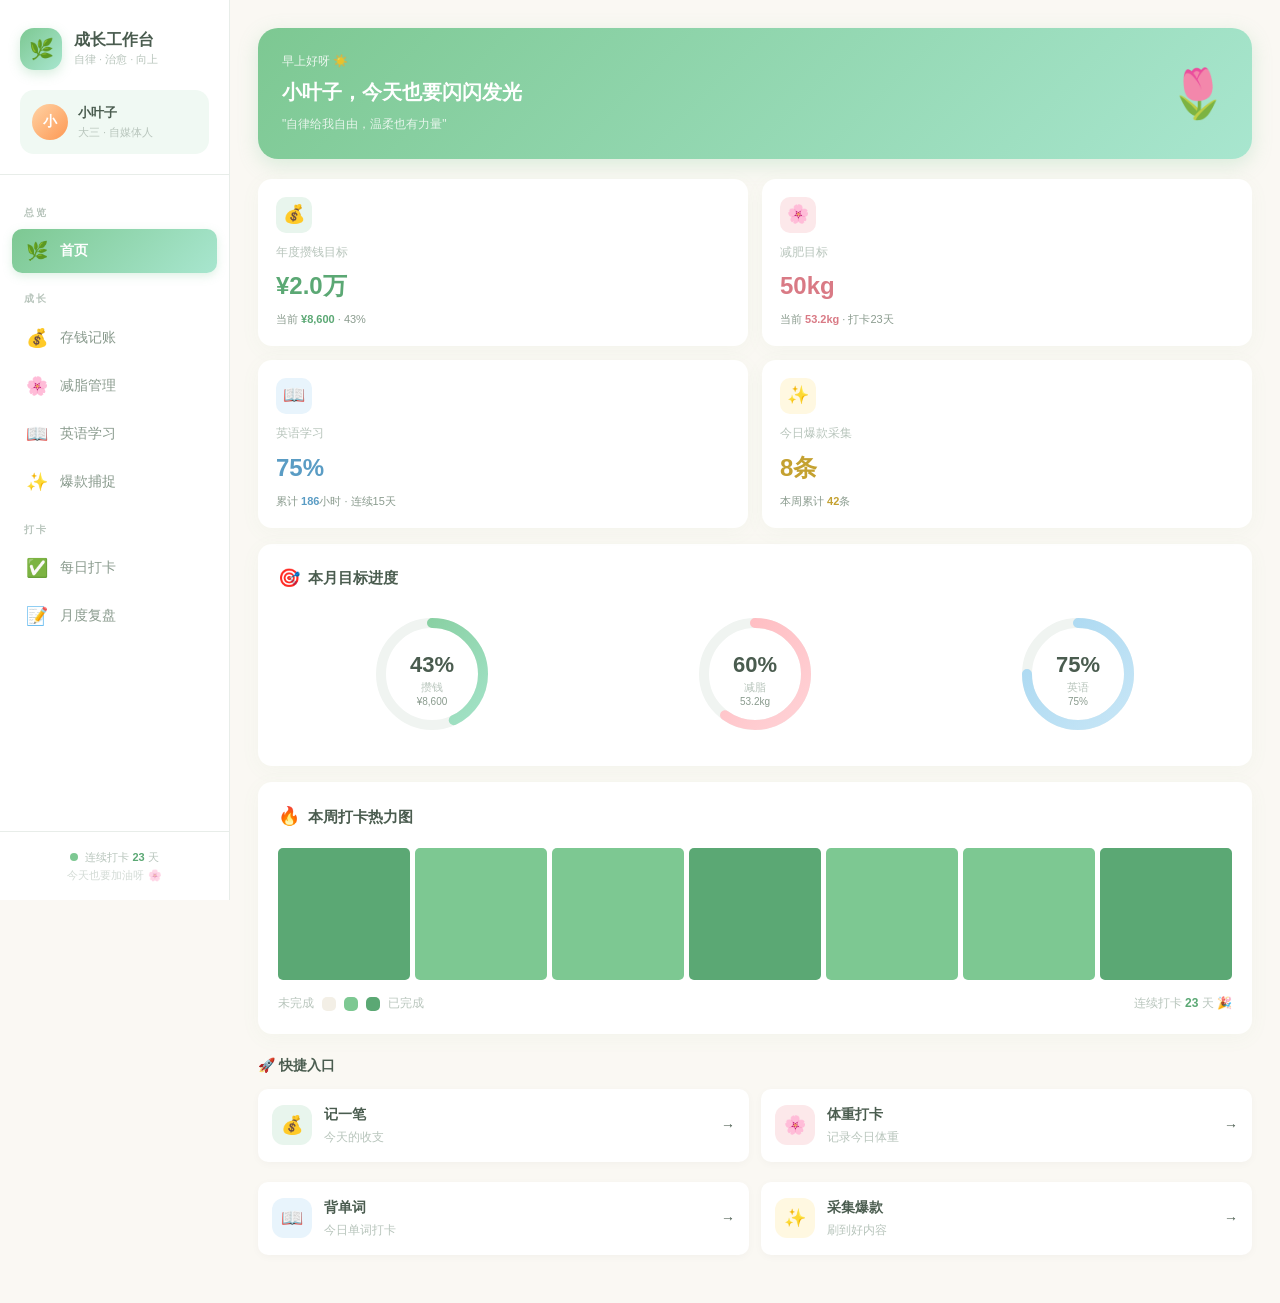
<file: index.html>
<!DOCTYPE html>
<html lang="zh-CN">
<head>
  <meta charset="UTF-8">
  <meta name="viewport" content="width=device-width, initial-scale=1.0, maximum-scale=1.0, user-scalable=no">
  <title>成长工作台 | 首页</title>
  <link rel="manifest" href="manifest.json">
  <meta name="theme-color" content="#7dc892">
  <meta name="apple-mobile-web-app-capable" content="yes">
  <meta name="apple-mobile-web-app-status-bar-style" content="default">
  <meta name="apple-mobile-web-app-title" content="成长工作台">
  <link rel="apple-touch-icon" href="apple-touch-icon.png">
  <link rel="icon" type="image/png" sizes="192x192" href="icon-192.png">
  <link rel="stylesheet" href="assets/style.css">
</head>
<body>
  <script src="assets/common.js"></script>
  <script>renderSidebar("dashboard");</script>

  <div class="main-content">
    <!-- 问候卡 -->
    <div class="greeting-card">
      <div class="g-text">
        <div class="hello">早上好呀 ☀️</div>
        <div class="name">小叶子，今天也要闪闪发光</div>
        <div class="quote">"自律给我自由，温柔也有力量"</div>
      </div>
      <div class="g-emoji">🌷</div>
    </div>

    <!-- 四大核心指标 -->
    <div class="metric-grid">
      <div class="metric-card" onclick="editValue('saveGoal','年度攒钱目标',20000,'number')" style="cursor:pointer;">
        <div class="mc-icon" style="background:var(--green-light);">💰</div>
        <div class="mc-label">年度攒钱目标</div>
        <div class="mc-value" style="color:var(--green-deep)" id="save-goal-display">¥20,000</div>
        <div class="mc-sub">当前 <b style="color:var(--green-deep)" id="save-current-display">¥8,600</b> · 43%</div>
      </div>
      <div class="metric-card" onclick="editValue('weightGoal','目标体重',50,'number')" style="cursor:pointer;">
        <div class="mc-icon" style="background:var(--pink-soft);">🌸</div>
        <div class="mc-label">减肥目标</div>
        <div class="mc-value" style="color:#d97a85" id="weight-goal-display">50.0kg</div>
        <div class="mc-sub">当前 <b style="color:#d97a85" id="weight-current-display">53.2kg</b> · 打卡23天</div>
      </div>
      <div class="metric-card" onclick="editValue('englishGoal','四六级备考进度',75,'number')" style="cursor:pointer;">
        <div class="mc-icon" style="background:var(--blue-soft);">📖</div>
        <div class="mc-label">英语学习</div>
        <div class="mc-value" style="color:#5a9cc4" id="english-progress">75%</div>
        <div class="mc-sub">累计 <b style="color:#5a9cc4">186</b>小时 · 连续15天</div>
      </div>
      <div class="metric-card">
        <div class="mc-icon" style="background:var(--yellow-soft);">✨</div>
        <div class="mc-label">今日爆款采集</div>
        <div class="mc-value" style="color:#c4a130">8条</div>
        <div class="mc-sub">本周累计 <b style="color:#c4a130">42</b>条</div>
      </div>
    </div>

    <!-- 环形进度 -->
    <div class="card">
      <div class="card-title"><span class="title-icon">🎯</span>本月目标进度</div>
      <div style="display:flex;justify-content:space-around;flex-wrap:wrap;gap:16px;">
        <div>
          <canvas id="ring-save" class="ring-canvas"></canvas>
        </div>
        <div>
          <canvas id="ring-weight" class="ring-canvas"></canvas>
        </div>
        <div>
          <canvas id="ring-english" class="ring-canvas"></canvas>
        </div>
      </div>
    </div>

    <!-- 周打卡热力图 -->
    <div class="card">
      <div class="card-title"><span class="title-icon">🔥</span>本周打卡热力图</div>
      <div class="heatmap" id="week-heatmap"></div>
      <div style="display:flex;align-items:center;gap:8px;margin-top:14px;font-size:12px;color:var(--text-muted);">
        <span>未完成</span>
        <div class="heat-cell" style="width:14px;height:14px;"></div>
        <div class="heat-cell heat-done" style="width:14px;height:14px;"></div>
        <div class="heat-cell heat-done-2" style="width:14px;height:14px;"></div>
        <span>已完成</span>
        <span style="margin-left:auto;">连续打卡 <b style="color:var(--green-deep)">23</b> 天 🎉</span>
      </div>
    </div>

    <!-- 快捷入口 -->
    <div class="section-label">🚀 快捷入口</div>
    <div class="grid-2">
      <div class="list-item" onclick="go('money')" style="cursor:pointer;">
        <div class="li-icon" style="background:var(--green-light);">💰</div>
        <div class="li-content"><div class="li-title">记一笔</div><div class="li-sub">今天的收支</div></div>
        <div class="li-right">→</div>
      </div>
      <div class="list-item" onclick="go('fitness')" style="cursor:pointer;">
        <div class="li-icon" style="background:var(--pink-soft);">🌸</div>
        <div class="li-content"><div class="li-title">体重打卡</div><div class="li-sub">记录今日体重</div></div>
        <div class="li-right">→</div>
      </div>
      <div class="list-item" onclick="go('english')" style="cursor:pointer;">
        <div class="li-icon" style="background:var(--blue-soft);">📖</div>
        <div class="li-content"><div class="li-title">背单词</div><div class="li-sub">今日单词打卡</div></div>
        <div class="li-right">→</div>
      </div>
      <div class="list-item" onclick="go('trending')" style="cursor:pointer;">
        <div class="li-icon" style="background:var(--yellow-soft);">✨</div>
        <div class="li-content"><div class="li-title">采集爆款</div><div class="li-sub">刷到好内容</div></div>
        <div class="li-right">→</div>
      </div>
    </div>
  </div>

  <script>
    // 加载用户数据
    const saveGoal = DB.get("saveGoal", 20000);
    const saveCurrent = DB.get("saveCurrent", 8600);
    const weightGoal = DB.get("weightGoal", 50);
    const weightCurrent = DB.get("weightCurrent", 53.2);
    const englishProgress = DB.get("englishGoal", 75);

    document.getElementById("save-goal-display").textContent = fmtMoney(saveGoal);
    document.getElementById("save-current-display").textContent = fmtMoney(saveCurrent);
    document.getElementById("weight-goal-display").textContent = weightGoal + "kg";
    document.getElementById("weight-current-display").textContent = weightCurrent + "kg";
    document.getElementById("english-progress").textContent = englishProgress + "%";

    // 环形进度
    setTimeout(() => {
      drawRing("ring-save", (saveCurrent/saveGoal*100), "#7dc892", "#a8e6cf", "攒钱", fmtMoney(saveCurrent));
      drawRing("ring-weight", Math.min((58-weightCurrent)/(58-weightGoal)*100, 100), "#ffb5ba", "#ffd6da", "减脂", weightCurrent+"kg");
      drawRing("ring-english", englishProgress, "#a3d5f0", "#cce8f7", "英语", englishProgress+"%");
    }, 100);

    // 热力图
    renderHeatmap("week-heatmap", 7, [0,1,2,3,4,5,6]);
  </script>
</body>
</html>
</file>
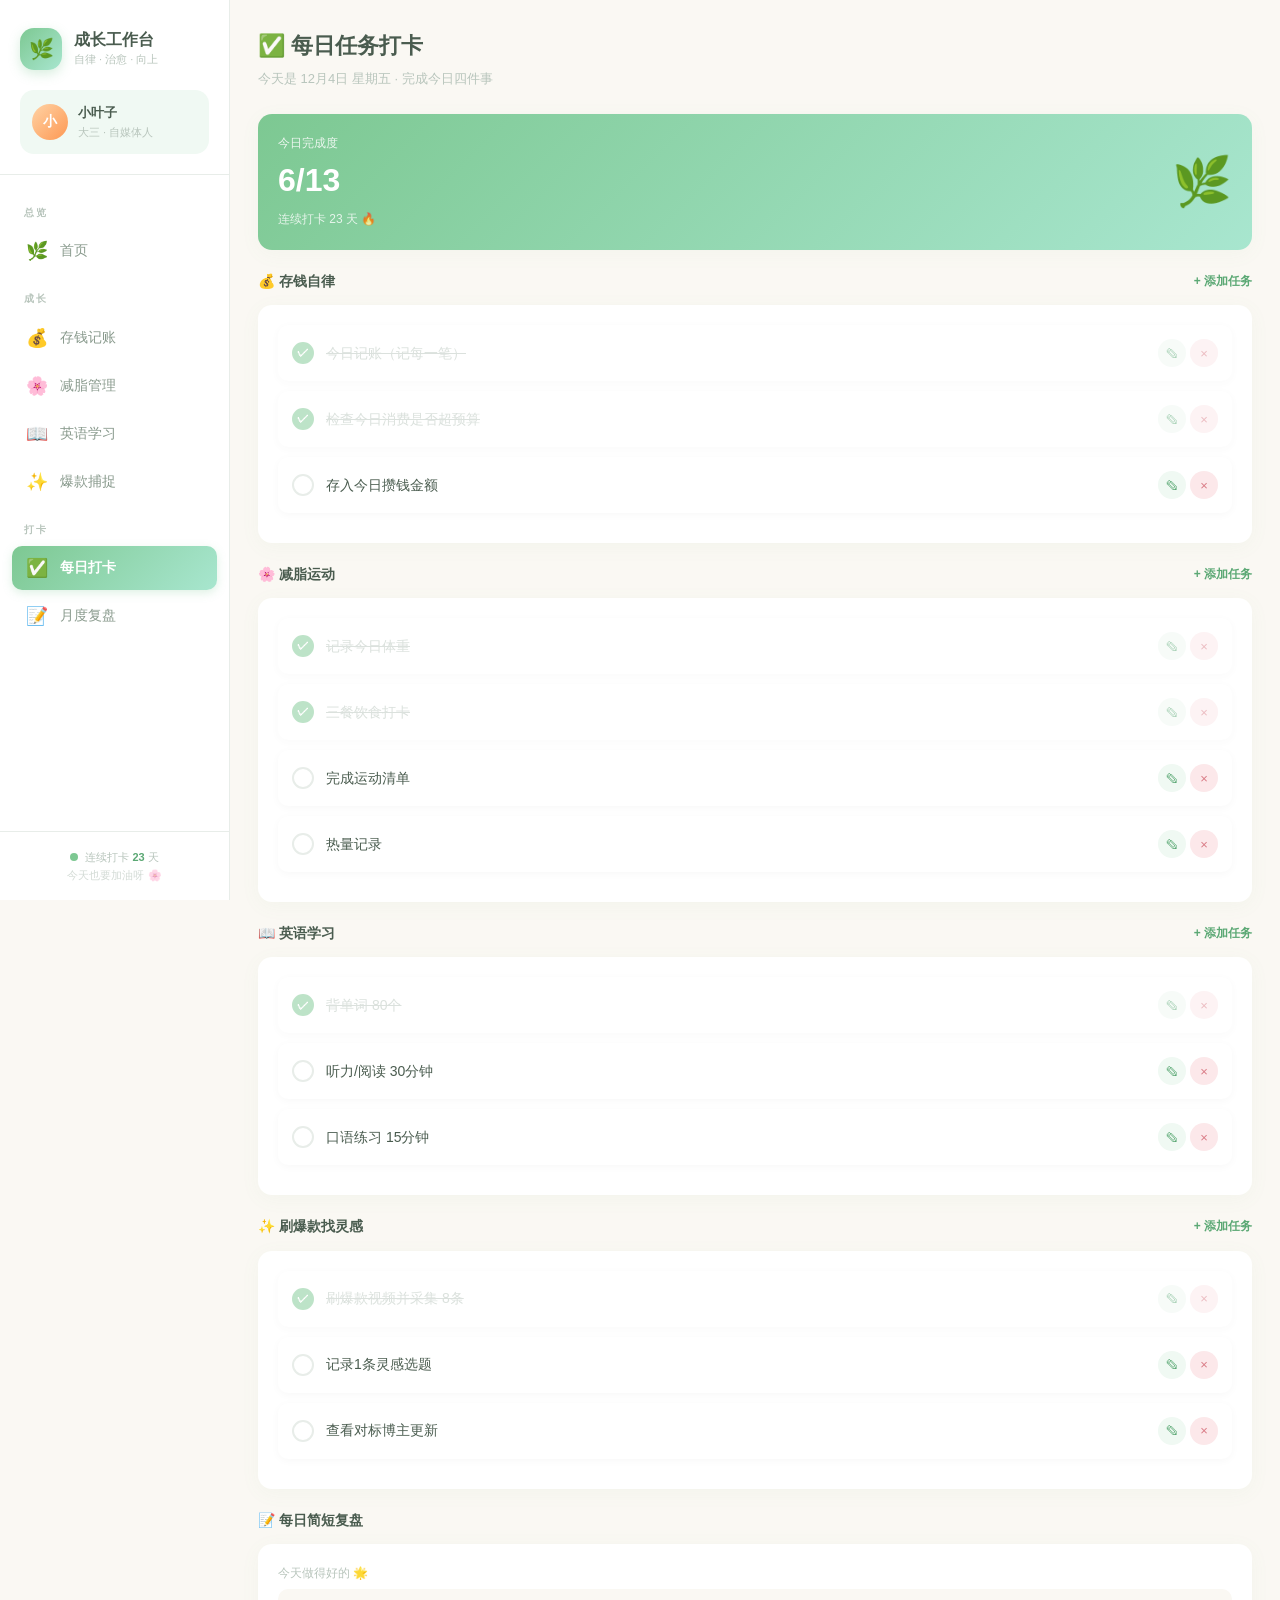
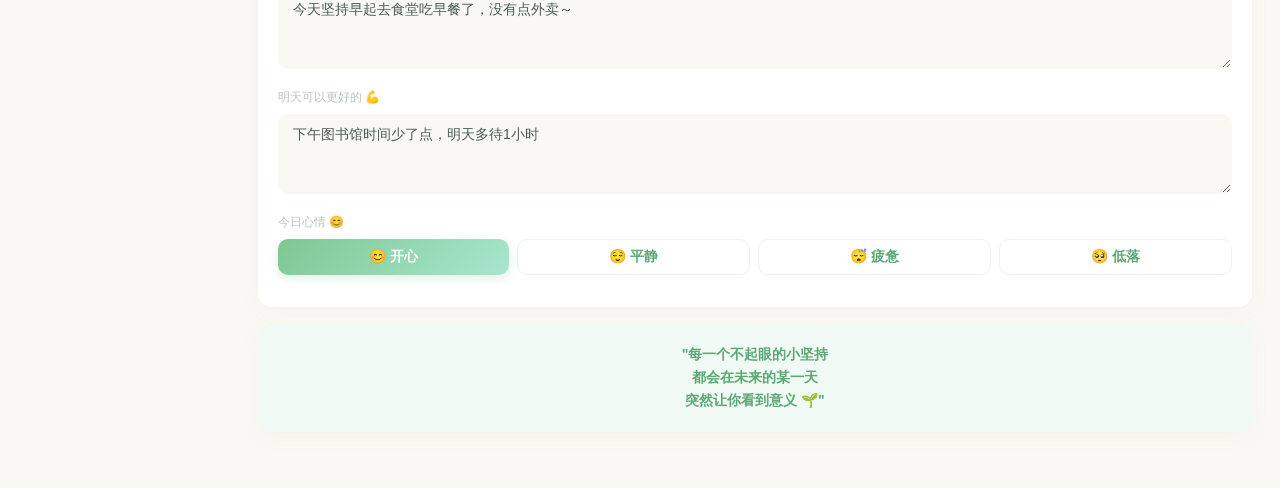
<file: daily.html>
<!DOCTYPE html>
<html lang="zh-CN">
<head>
  <meta charset="UTF-8">
  <meta name="viewport" content="width=device-width, initial-scale=1.0, maximum-scale=1.0, user-scalable=no">
  <title>每日打卡 | 成长工作台</title>
  <link rel="stylesheet" href="assets/style.css">
</head>
<body>
  <script src="assets/common.js"></script>
  <script>renderSidebar("daily");</script>

  <div class="main-content">
    <div class="page-header">
      <div class="page-title">✅ 每日任务打卡</div>
      <div class="page-subtitle" id="daily-date">今天是 · 完成今日四件事</div>
    </div>

    <!-- 今日进度 -->
    <div class="card" style="background:var(--grad-green);color:#fff;border:none;">
      <div style="display:flex;justify-content:space-between;align-items:center;">
        <div>
          <div style="font-size:12px;opacity:0.85;">今日完成度</div>
          <div style="font-size:32px;font-weight:700;" id="daily-progress">0/12</div>
          <div style="font-size:12px;opacity:0.8;margin-top:4px;">连续打卡 23 天 🔥</div>
        </div>
        <div style="font-size:48px;">🌿</div>
      </div>
    </div>

    <!-- 存钱自律 -->
    <div class="section-label flex-between">💰 存钱自律<span style="font-size:12px;color:var(--green-deep);cursor:pointer;" onclick="addDailyTask('moneyTasks')">+ 添加任务</span></div>
    <div class="card">
      <div id="money-tasks"></div>
    </div>

    <!-- 减脂运动 -->
    <div class="section-label flex-between">🌸 减脂运动<span style="font-size:12px;color:var(--green-deep);cursor:pointer;" onclick="addDailyTask('fitnessTasks')">+ 添加任务</span></div>
    <div class="card">
      <div id="fitness-tasks"></div>
    </div>

    <!-- 英语学习 -->
    <div class="section-label flex-between">📖 英语学习<span style="font-size:12px;color:var(--green-deep);cursor:pointer;" onclick="addDailyTask('englishTasks')">+ 添加任务</span></div>
    <div class="card">
      <div id="english-tasks"></div>
    </div>

    <!-- 刷爆款找灵感 -->
    <div class="section-label flex-between">✨ 刷爆款找灵感<span style="font-size:12px;color:var(--green-deep);cursor:pointer;" onclick="addDailyTask('trendingTasks')">+ 添加任务</span></div>
    <div class="card">
      <div id="trending-tasks"></div>
    </div>

    <!-- 每日复盘 -->
    <div class="section-label">📝 每日简短复盘</div>
    <div class="card">
      <div class="input-row">
        <label>今天做得好的 🌟</label>
        <textarea class="textarea" id="review-good" placeholder="哪怕一点点小事也值得记录..." onchange="saveReview()">今天坚持早起去食堂吃早餐了，没有点外卖～</textarea>
      </div>
      <div class="input-row">
        <label>明天可以更好的 💪</label>
        <textarea class="textarea" id="review-better" placeholder="写下明天想改进的一件小事..." onchange="saveReview()">下午图书馆时间少了点，明天多待1小时</textarea>
      </div>
      <div class="input-row">
        <label>今日心情 😊</label>
        <div style="display:flex;gap:8px;" id="mood-picker">
          <button class="btn btn-outline" style="flex:1;padding:8px;" onclick="pickMood('😊',this)">😊 开心</button>
          <button class="btn btn-outline" style="flex:1;padding:8px;" onclick="pickMood('😌',this)">😌 平静</button>
          <button class="btn btn-outline" style="flex:1;padding:8px;" onclick="pickMood('😴',this)">😴 疲惫</button>
          <button class="btn btn-outline" style="flex:1;padding:8px;" onclick="pickMood('🥺',this)">🥺 低落</button>
        </div>
      </div>
    </div>

    <!-- 一句话 -->
    <div class="card" style="text-align:center;background:var(--green-soft);">
      <div style="font-size:14px;color:var(--green-deep);font-weight:600;">"每一个不起眼的小坚持<br>都会在未来的某一天<br>突然让你看到意义 🌱"</div>
    </div>
  </div>

  <script>
    // 日期
    const now = new Date();
    const weekdays = ["日","一","二","三","四","五","六"];
    document.getElementById("daily-date").textContent = `今天是 ${now.getMonth()+1}月${now.getDate()}日 星期${weekdays[now.getDay()]} · 完成今日四件事`;

    // 任务数据
    const taskData = {
      moneyTasks: [
        { text:"今日记账（记每一笔）", done:true },
        { text:"检查今日消费是否超预算", done:true },
        { text:"存入今日攒钱金额", done:false },
      ],
      fitnessTasks: [
        { text:"记录今日体重", done:true },
        { text:"三餐饮食打卡", done:true },
        { text:"完成运动清单", done:false },
        { text:"热量记录", done:false },
      ],
      englishTasks: [
        { text:"背单词 80个", done:true },
        { text:"听力/阅读 30分钟", done:false },
        { text:"口语练习 15分钟", done:false },
      ],
      trendingTasks: [
        { text:"刷爆款视频并采集 8条", done:true },
        { text:"记录1条灵感选题", done:false },
        { text:"查看对标博主更新", done:false },
      ],
    };

    // 保存任务状态
    Object.keys(taskData).forEach(key => {
      const saved = DB.get(key);
      if (saved) taskData[key] = saved;
    });

    function renderTasks(key, containerId) {
      const c = document.getElementById(containerId);
      c.innerHTML = "";
      taskData[key].forEach((t,i) => {
        c.innerHTML += `
          <div class="task-item ${t.done?'done':''}">
            <div class="task-check" onclick="toggleDaily('${key}',${i},this)"><span class="check">✓</span></div>
            <div class="task-text" onclick="editDaily('${key}',${i})">${t.text}</div>
            <div class="task-actions">
              <button class="task-edit-btn" onclick="editDaily('${key}',${i})" title="编辑">✎</button>
              <button class="task-del-btn" onclick="delDaily('${key}',${i})" title="删除">×</button>
            </div>
          </div>`;
      });
      updateProgress();
    }

    function toggleDaily(key, idx, el) {
      el.classList.toggle("done");
      taskData[key][idx].done = el.classList.contains("done");
      DB.set(key, taskData[key]);
      updateProgress();
    }
    function editDaily(key, i) {
      const v = prompt("修改任务：", taskData[key][i].text);
      if (v && v.trim()) {
        taskData[key][i].text = v.trim();
        DB.set(key, taskData[key]);
        renderTasks(key, key.replace("Tasks","-tasks"));
      }
    }
    function delDaily(key, i) {
      if (confirm("删除这个任务？")) {
        taskData[key].splice(i, 1);
        DB.set(key, taskData[key]);
        renderTasks(key, key.replace("Tasks","-tasks"));
      }
    }
    function addDailyTask(key) {
      const v = prompt("添加新任务：");
      if (v && v.trim()) {
        taskData[key].push({ text: v.trim(), done: false });
        DB.set(key, taskData[key]);
        renderTasks(key, key.replace("Tasks","-tasks"));
      }
    }

    function updateProgress() {
      let total = 0, done = 0;
      Object.values(taskData).forEach(arr => {
        total += arr.length;
        done += arr.filter(t => t.done).length;
      });
      document.getElementById("daily-progress").textContent = `${done}/${total}`;
    }

    renderTasks("moneyTasks", "money-tasks");
    renderTasks("fitnessTasks", "fitness-tasks");
    renderTasks("englishTasks", "english-tasks");
    renderTasks("trendingTasks", "trending-tasks");

    // 复盘保存
    const reviewGood = DB.get("reviewGood", "");
    const reviewBetter = DB.get("reviewBetter", "");
    if (reviewGood) document.getElementById("review-good").value = reviewGood;
    if (reviewBetter) document.getElementById("review-better").value = reviewBetter;

    function saveReview() {
      DB.set("reviewGood", document.getElementById("review-good").value);
      DB.set("reviewBetter", document.getElementById("review-better").value);
    }

    function pickMood(mood, el) {
      document.querySelectorAll("#mood-picker .btn").forEach(b => {
        b.classList.remove("btn-green");
        b.classList.add("btn-outline");
      });
      el.classList.add("btn-green");
      el.classList.remove("btn-outline");
      DB.set("todayMood", mood);
    }
    const savedMood = DB.get("todayMood", "😊");
    document.querySelectorAll("#mood-picker .btn").forEach(b => {
      if (b.textContent.includes(savedMood)) { b.classList.add("btn-green"); b.classList.remove("btn-outline"); }
    });
  </script>
</body>
</html>
</file>
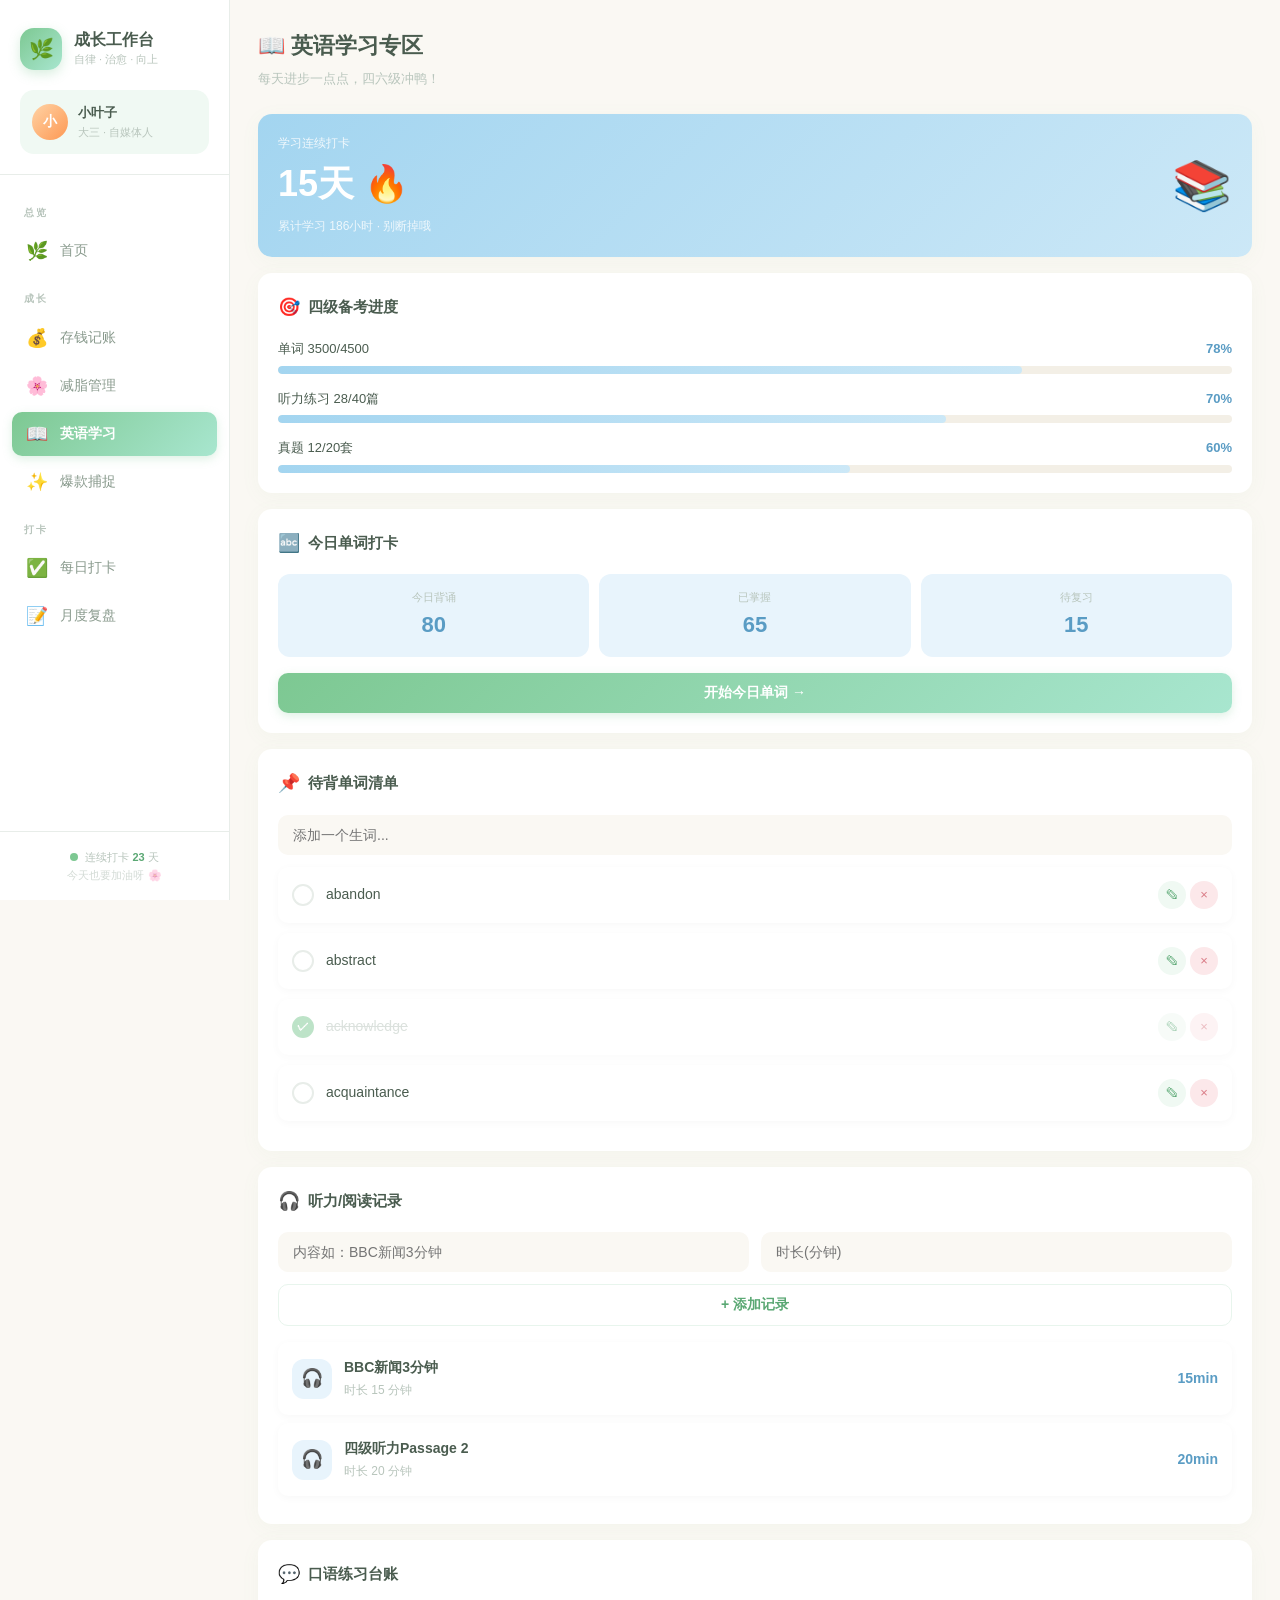
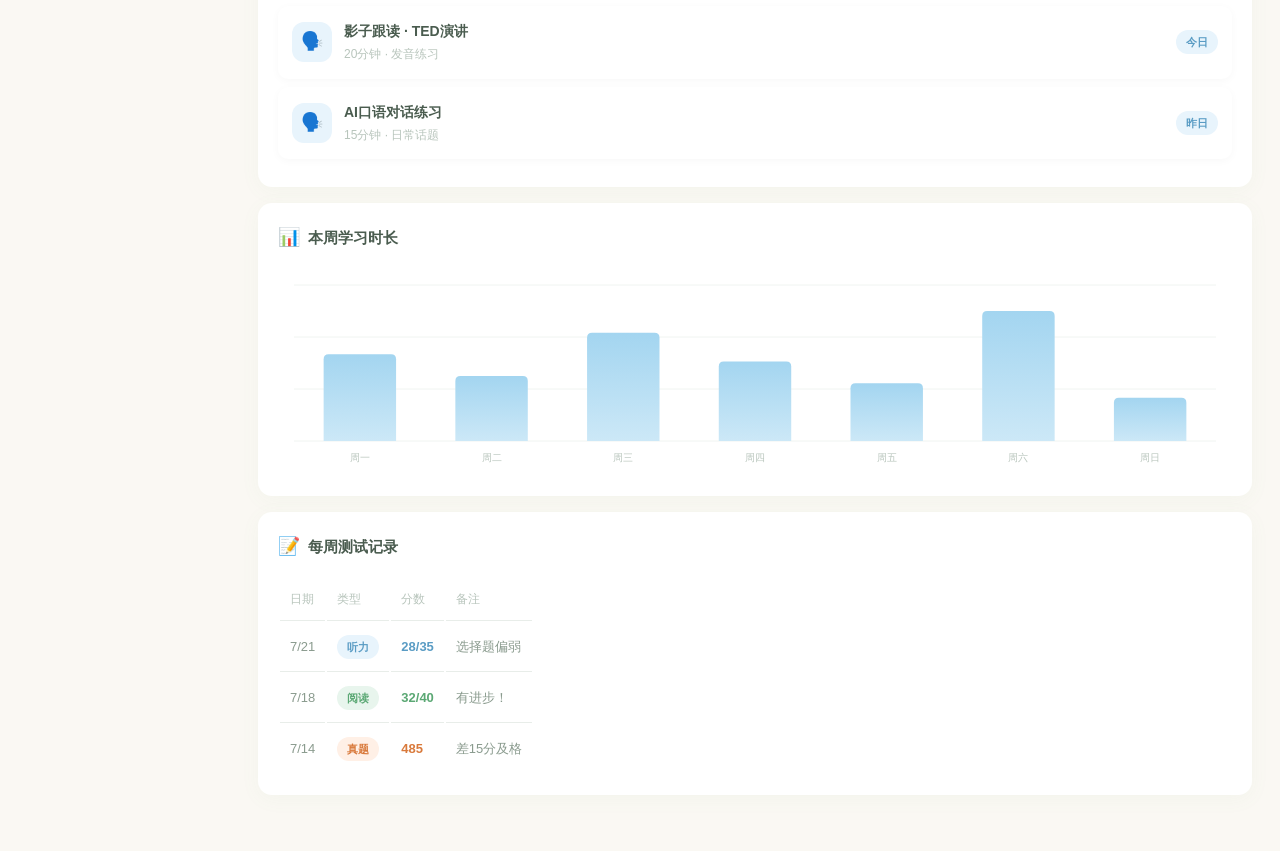
<file: english.html>
<!DOCTYPE html>
<html lang="zh-CN">
<head>
  <meta charset="UTF-8">
  <meta name="viewport" content="width=device-width, initial-scale=1.0, maximum-scale=1.0, user-scalable=no">
  <title>英语学习 | 成长工作台</title>
  <link rel="stylesheet" href="assets/style.css">
</head>
<body>
  <script src="assets/common.js"></script>
  <script>renderSidebar("english");</script>

  <div class="main-content">
    <div class="page-header">
      <div class="page-title">📖 英语学习专区</div>
      <div class="page-subtitle">每天进步一点点，四六级冲鸭！</div>
    </div>

    <!-- Streak卡片 -->
    <div class="card" style="background:var(--grad-blue);color:#fff;border:none;">
      <div style="display:flex;justify-content:space-between;align-items:center;">
        <div>
          <div style="font-size:12px;opacity:0.85;">学习连续打卡</div>
          <div style="font-size:36px;font-weight:700;">15天 🔥</div>
          <div style="font-size:12px;opacity:0.8;margin-top:4px;">累计学习 186小时 · 别断掉哦</div>
        </div>
        <div style="font-size:48px;">📚</div>
      </div>
    </div>

    <!-- 四六级进度 -->
    <div class="card">
      <div class="card-title"><span class="title-icon">🎯</span>四级备考进度</div>
      <div style="margin-bottom:14px;">
        <div class="flex-between" style="margin-bottom:6px;font-size:13px;">
          <span>单词 3500/4500</span><span style="color:#5a9cc4" class="font-bold">78%</span>
        </div>
        <div class="progress-bar"><div class="progress-fill" style="width:78%;background:var(--grad-blue);"></div></div>
      </div>
      <div style="margin-bottom:14px;">
        <div class="flex-between" style="margin-bottom:6px;font-size:13px;">
          <span>听力练习 28/40篇</span><span style="color:#5a9cc4" class="font-bold">70%</span>
        </div>
        <div class="progress-bar"><div class="progress-fill" style="width:70%;background:var(--grad-blue);"></div></div>
      </div>
      <div>
        <div class="flex-between" style="margin-bottom:6px;font-size:13px;">
          <span>真题 12/20套</span><span style="color:#5a9cc4" class="font-bold">60%</span>
        </div>
        <div class="progress-bar"><div class="progress-fill" style="width:60%;background:var(--grad-blue);"></div></div>
      </div>
    </div>

    <!-- 单词打卡 -->
    <div class="card">
      <div class="card-title"><span class="title-icon">🔤</span>今日单词打卡</div>
      <div class="grid-3" style="margin-bottom:16px;">
        <div style="text-align:center;padding:14px;background:var(--blue-soft);border-radius:12px;">
          <div style="font-size:11px;color:var(--text-muted);">今日背诵</div>
          <div style="font-size:22px;font-weight:700;color:#5a9cc4;">80</div>
        </div>
        <div style="text-align:center;padding:14px;background:var(--blue-soft);border-radius:12px;">
          <div style="font-size:11px;color:var(--text-muted);">已掌握</div>
          <div style="font-size:22px;font-weight:700;color:#5a9cc4;">65</div>
        </div>
        <div style="text-align:center;padding:14px;background:var(--blue-soft);border-radius:12px;">
          <div style="font-size:11px;color:var(--text-muted);">待复习</div>
          <div style="font-size:22px;font-weight:700;color:#5a9cc4;">15</div>
        </div>
      </div>
      <button class="btn btn-green btn-full" onclick="alert('开始背单词！加油～')">开始今日单词 →</button>
    </div>

    <!-- 待背单词清单 -->
    <div class="card">
      <div class="card-title"><span class="title-icon">📌</span>待背单词清单</div>
      <div class="input-row">
        <input type="text" class="input" id="word-input" placeholder="添加一个生词...">
      </div>
      <div id="word-list"></div>
    </div>

    <!-- 听力阅读记录 -->
    <div class="card">
      <div class="card-title"><span class="title-icon">🎧</span>听力/阅读记录</div>
      <div class="input-row">
        <div class="grid-2">
          <input type="text" class="input" id="lr-desc" placeholder="内容如：BBC新闻3分钟">
          <input type="number" class="input" id="lr-time" placeholder="时长(分钟)">
        </div>
      </div>
      <button class="btn btn-outline btn-full" onclick="addLR()">+ 添加记录</button>
      <div id="lr-list" class="mt-16"></div>
    </div>

    <!-- 口语练习台账 -->
    <div class="card">
      <div class="card-title"><span class="title-icon">💬</span>口语练习台账</div>
      <div class="list-item">
        <div class="li-icon" style="background:var(--blue-soft);">🗣️</div>
        <div class="li-content"><div class="li-title">影子跟读 · TED演讲</div><div class="li-sub">20分钟 · 发音练习</div></div>
        <span class="tag tag-blue">今日</span>
      </div>
      <div class="list-item">
        <div class="li-icon" style="background:var(--blue-soft);">🗣️</div>
        <div class="li-content"><div class="li-title">AI口语对话练习</div><div class="li-sub">15分钟 · 日常话题</div></div>
        <span class="tag tag-blue">昨日</span>
      </div>
    </div>

    <!-- 学习时长统计 -->
    <div class="card">
      <div class="card-title"><span class="title-icon">📊</span>本周学习时长</div>
      <canvas id="study-chart" style="width:100%;height:200px;"></canvas>
    </div>

    <!-- 每周测试记录 -->
    <div class="card">
      <div class="card-title"><span class="title-icon">📝</span>每周测试记录</div>
      <div class="data-table">
        <table>
          <thead><tr><th>日期</th><th>类型</th><th>分数</th><th>备注</th></tr></thead>
          <tbody>
            <tr><td>7/21</td><td><span class="tag tag-blue">听力</span></td><td class="font-bold" style="color:#5a9cc4;">28/35</td><td>选择题偏弱</td></tr>
            <tr><td>7/18</td><td><span class="tag tag-green">阅读</span></td><td class="font-bold" style="color:var(--green-deep);">32/40</td><td>有进步！</td></tr>
            <tr><td>7/14</td><td><span class="tag tag-orange">真题</span></td><td class="font-bold" style="color:#d97a3c;">485</td><td>差15分及格</td></tr>
          </tbody>
        </table>
      </div>
    </div>
  </div>

  <script>
    // 学习时长图
    setTimeout(() => {
      drawBars("study-chart", ["周一","周二","周三","周四","周五","周六","周日"], [120, 90, 150, 110, 80, 180, 60], "#a3d5f0", "#cce8f7");
    }, 100);

    // 待背单词
    let words = DB.get("words", [
      { word:"abandon", done:false },
      { word:"abstract", done:false },
      { word:"acknowledge", done:true },
      { word:"acquaintance", done:false },
    ]);

    function renderWords() {
      const c = document.getElementById("word-list");
      c.innerHTML = "";
      words.forEach((w,i) => {
        c.innerHTML += `
          <div class="task-item ${w.done?'done':''}">
            <div class="task-check" onclick="toggleWord(${i})"><span class="check">✓</span></div>
            <div class="task-text" onclick="editWord(${i})">${w.word}</div>
            <div class="task-actions">
              <button class="task-edit-btn" onclick="editWord(${i})" title="编辑">✎</button>
              <button class="task-del-btn" onclick="delWord(${i})" title="删除">×</button>
            </div>
          </div>`;
      });
    }
    function toggleWord(i) {
      words[i].done = !words[i].done;
      DB.set("words", words);
      renderWords();
    }
    function editWord(i) {
      const v = prompt("修改单词：", words[i].word);
      if (v && v.trim()) {
        words[i].word = v.trim();
        DB.set("words", words);
        renderWords();
      }
    }
    function delWord(i) {
      if (confirm("删除这个单词？")) {
        words.splice(i, 1);
        DB.set("words", words);
        renderWords();
      }
    }

    document.getElementById("word-input").addEventListener("keypress", e => {
      if (e.key === "Enter") {
        const v = e.target.value.trim();
        if (v) { words.unshift({ word:v, done:false }); DB.set("words", words); e.target.value=""; renderWords(); }
      }
    });
    renderWords();

    // 听力阅读
    let lrRecords = DB.get("lrRecords", [
      { desc:"BBC新闻3分钟", time:15 },
      { desc:"四级听力Passage 2", time:20 },
    ]);
    function renderLR() {
      const c = document.getElementById("lr-list");
      c.innerHTML = "";
      lrRecords.forEach(r => {
        c.innerHTML += `
          <div class="list-item">
            <div class="li-icon" style="background:var(--blue-soft);">🎧</div>
            <div class="li-content"><div class="li-title">${r.desc}</div><div class="li-sub">时长 ${r.time} 分钟</div></div>
            <div class="li-right" style="color:#5a9cc4;">${r.time}min</div>
          </div>`;
      });
    }
    function addLR() {
      const desc = document.getElementById("lr-desc").value.trim();
      const time = Number(document.getElementById("lr-time").value);
      if (!desc || !time) { alert("填写内容和时长～"); return; }
      lrRecords.unshift({ desc, time });
      DB.set("lrRecords", lrRecords);
      document.getElementById("lr-desc").value = "";
      document.getElementById("lr-time").value = "";
      renderLR();
    }
    renderLR();
  </script>
</body>
</html>
</file>
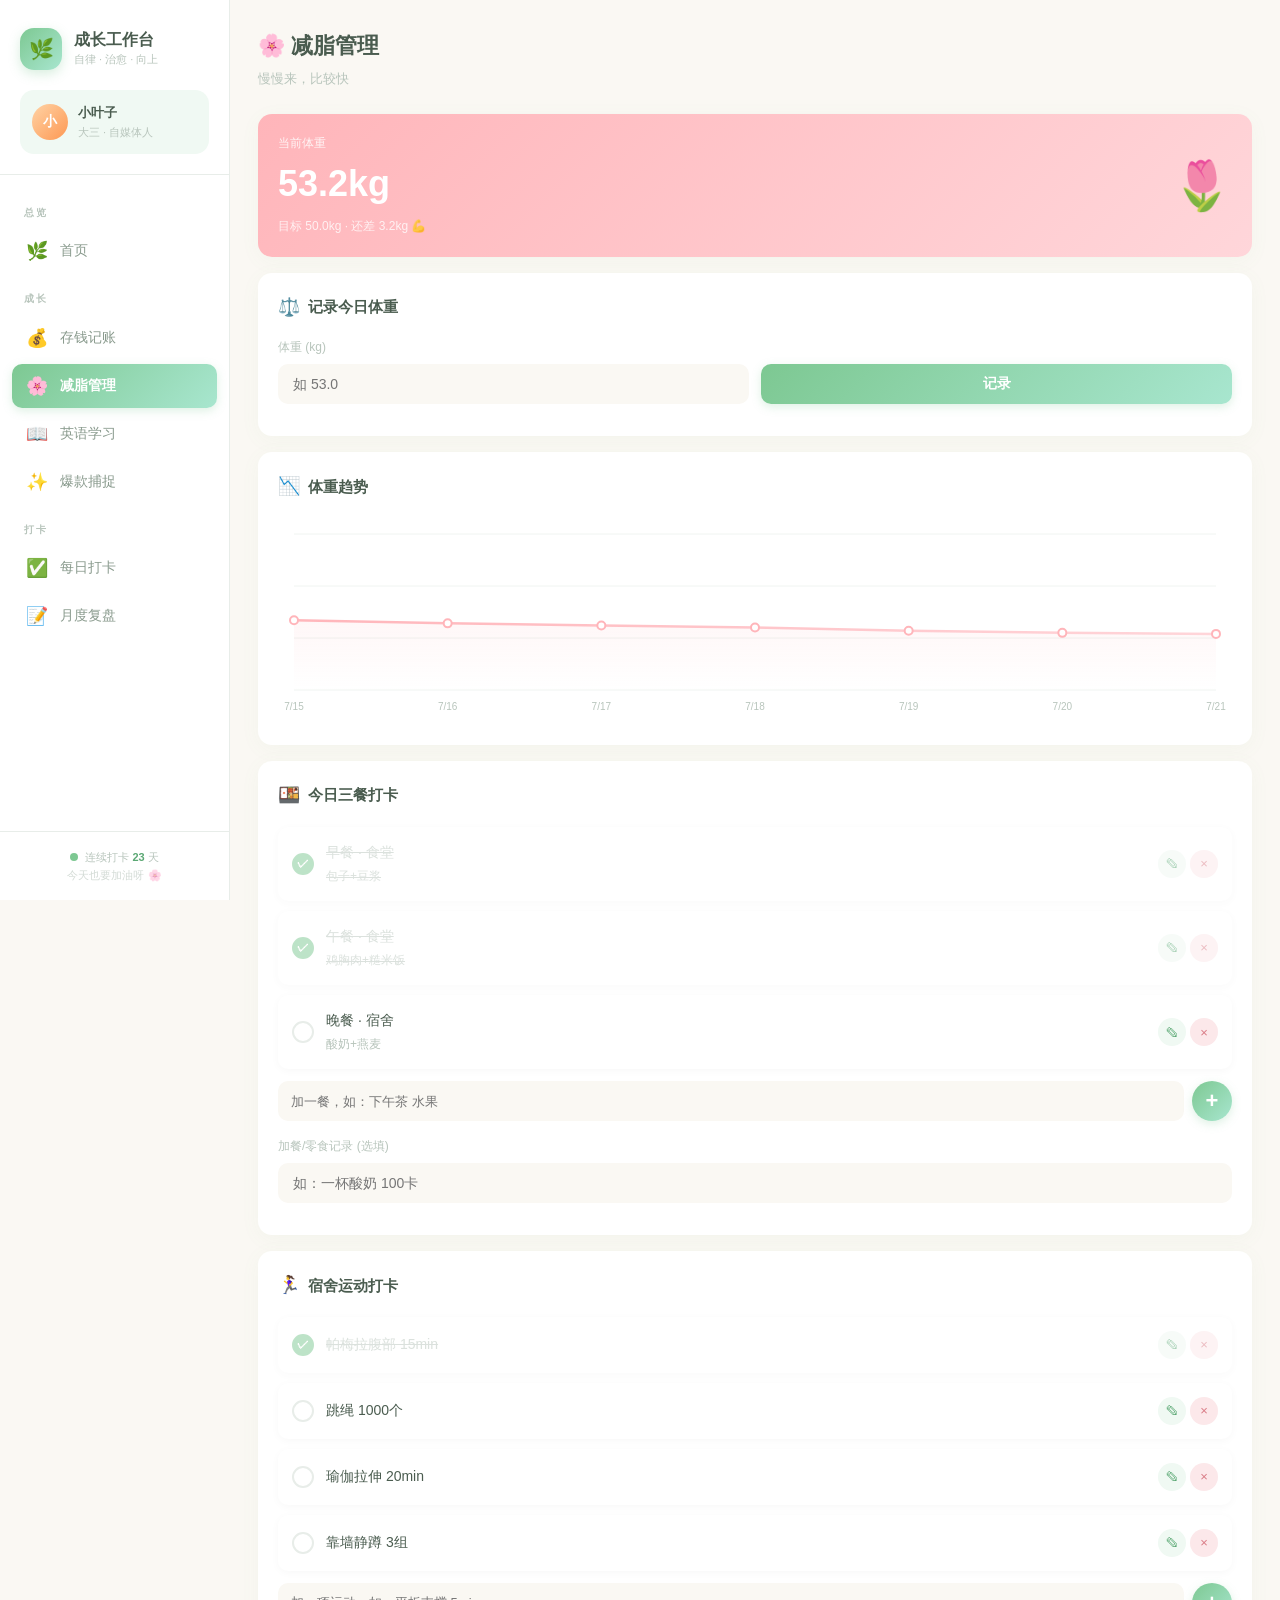
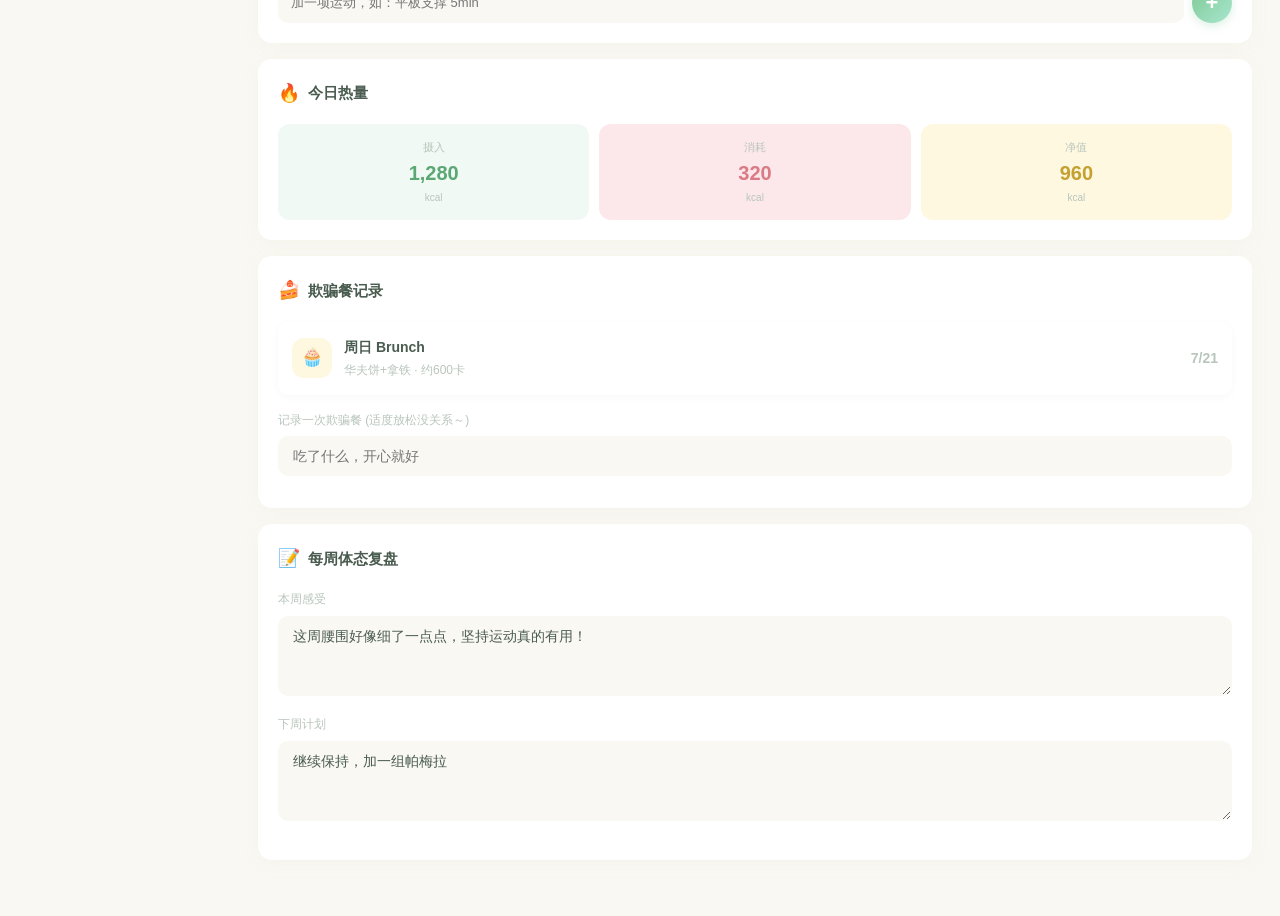
<file: fitness.html>
<!DOCTYPE html>
<html lang="zh-CN">
<head>
  <meta charset="UTF-8">
  <meta name="viewport" content="width=device-width, initial-scale=1.0, maximum-scale=1.0, user-scalable=no">
  <title>减脂管理 | 成长工作台</title>
  <link rel="stylesheet" href="assets/style.css">
</head>
<body>
  <script src="assets/common.js"></script>
  <script>renderSidebar("fitness");</script>

  <div class="main-content">
    <div class="page-header">
      <div class="page-title">🌸 减脂管理</div>
      <div class="page-subtitle">慢慢来，比较快</div>
    </div>

    <!-- 体重概览 -->
    <div class="card" style="background:var(--grad-pink);color:#fff;border:none;">
      <div style="display:flex;justify-content:space-between;align-items:center;">
        <div>
          <div style="font-size:12px;opacity:0.85;">当前体重</div>
          <div style="font-size:36px;font-weight:700;" id="cur-weight">53.2kg</div>
          <div style="font-size:12px;opacity:0.8;margin-top:4px;">目标 50.0kg · 还差 3.2kg 💪</div>
        </div>
        <div style="font-size:48px;">🌷</div>
      </div>
    </div>

    <!-- 体重记录 -->
    <div class="card">
      <div class="card-title"><span class="title-icon">⚖️</span>记录今日体重</div>
      <div class="grid-2">
        <div class="input-row">
          <label>体重 (kg)</label>
          <input type="number" step="0.1" class="input" id="w-input" placeholder="如 53.0">
        </div>
        <div class="input-row" style="display:flex;align-items:flex-end;">
          <button class="btn btn-green btn-full" onclick="addWeight()">记录</button>
        </div>
      </div>
    </div>

    <!-- 体重趋势图 -->
    <div class="card">
      <div class="card-title"><span class="title-icon">📉</span>体重趋势</div>
      <canvas id="weight-chart" style="width:100%;height:200px;"></canvas>
    </div>

    <!-- 三餐打卡 -->
    <div class="card">
      <div class="card-title"><span class="title-icon">🍱</span>今日三餐打卡</div>
      <div id="meal-list"></div>
      <div class="add-item-row">
        <input type="text" class="input" id="meal-input" placeholder="加一餐，如：下午茶 水果">
        <button class="add-item-btn" onclick="addMeal()">+</button>
      </div>
      <div class="input-row mt-16">
        <label>加餐/零食记录 (选填)</label>
        <input type="text" class="input" id="snack-input" placeholder="如：一杯酸奶 100卡">
      </div>
    </div>

    <!-- 运动打卡 -->
    <div class="card">
      <div class="card-title"><span class="title-icon">🏃‍♀️</span>宿舍运动打卡</div>
      <div id="exercise-list"></div>
      <div class="add-item-row">
        <input type="text" class="input" id="exercise-input" placeholder="加一项运动，如：平板支撑 5min">
        <button class="add-item-btn" onclick="addExercise()">+</button>
      </div>
    </div>

    <!-- 热量记录 -->
    <div class="card">
      <div class="card-title"><span class="title-icon">🔥</span>今日热量</div>
      <div class="grid-3">
        <div style="text-align:center;padding:14px;background:var(--green-soft);border-radius:12px;">
          <div style="font-size:11px;color:var(--text-muted);">摄入</div>
          <div style="font-size:20px;font-weight:700;color:var(--green-deep);">1,280</div>
          <div style="font-size:10px;color:var(--text-muted);">kcal</div>
        </div>
        <div style="text-align:center;padding:14px;background:var(--pink-soft);border-radius:12px;">
          <div style="font-size:11px;color:var(--text-muted);">消耗</div>
          <div style="font-size:20px;font-weight:700;color:#d97a85;">320</div>
          <div style="font-size:10px;color:var(--text-muted);">kcal</div>
        </div>
        <div style="text-align:center;padding:14px;background:var(--yellow-soft);border-radius:12px;">
          <div style="font-size:11px;color:var(--text-muted);">净值</div>
          <div style="font-size:20px;font-weight:700;color:#c4a130;">960</div>
          <div style="font-size:10px;color:var(--text-muted);">kcal</div>
        </div>
      </div>
    </div>

    <!-- 欺骗餐记录 -->
    <div class="card">
      <div class="card-title"><span class="title-icon">🍰</span>欺骗餐记录</div>
      <div class="list-item">
        <div class="li-icon" style="background:var(--yellow-soft);">🧁</div>
        <div class="li-content"><div class="li-title">周日 Brunch</div><div class="li-sub">华夫饼+拿铁 · 约600卡</div></div>
        <div class="li-right text-muted">7/21</div>
      </div>
      <div class="input-row mt-16">
        <label>记录一次欺骗餐 (适度放松没关系～)</label>
        <input type="text" class="input" id="cheat-input" placeholder="吃了什么，开心就好">
      </div>
    </div>

    <!-- 每周体态复盘 -->
    <div class="card">
      <div class="card-title"><span class="title-icon">📝</span>每周体态复盘</div>
      <div class="input-row">
        <label>本周感受</label>
        <textarea class="textarea" placeholder="身体变化、心情、围度变化...">这周腰围好像细了一点点，坚持运动真的有用！</textarea>
      </div>
      <div class="input-row">
        <label>下周计划</label>
        <textarea class="textarea" placeholder="运动安排、饮食调整...">继续保持，加一组帕梅拉</textarea>
      </div>
    </div>
  </div>

  <script>
    // 体重数据
    let weights = DB.get("weights", [54.5, 54.2, 54.0, 53.8, 53.5, 53.3, 53.2]);
    const wLabels = ["7/15","7/16","7/17","7/18","7/19","7/20","7/21"];

    function addWeight() {
      const v = Number(document.getElementById("w-input").value);
      if (!v) { alert("输入体重哦～"); return; }
      weights.push(v);
      if (weights.length > 7) weights.shift();
      DB.set("weights", weights);
      DB.set("weightCurrent", v);
      document.getElementById("cur-weight").textContent = v + "kg";
      document.getElementById("w-input").value = "";
      drawLine("weight-chart", wLabels.slice(-weights.length), weights, "#ffb5ba", "#ffd6da");
    }

    setTimeout(() => {
      drawLine("weight-chart", wLabels, weights, "#ffb5ba", "#ffd6da");
    }, 100);

    // 三餐打卡
    const meals = DB.get("meals", [
      { name:"早餐 · 食堂", desc:"包子+豆浆", done:true },
      { name:"午餐 · 食堂", desc:"鸡胸肉+糙米饭", done:true },
      { name:"晚餐 · 宿舍", desc:"酸奶+燕麦", done:false },
    ]);

    function renderMeals() {
      const c = document.getElementById("meal-list");
      c.innerHTML = "";
      meals.forEach((m,i) => {
        c.innerHTML += `
          <div class="task-item ${m.done?'done':''}">
            <div class="task-check" onclick="toggleMeal(${i})"><span class="check">✓</span></div>
            <div class="task-text" onclick="editMeal(${i})">${m.name}<br><span style="font-size:12px;color:var(--text-muted);">${m.desc}</span></div>
            <div class="task-actions">
              <button class="task-edit-btn" onclick="editMeal(${i})" title="编辑">✎</button>
              <button class="task-del-btn" onclick="delMeal(${i})" title="删除">×</button>
            </div>
          </div>`;
      });
    }
    function toggleMeal(i) {
      meals[i].done = !meals[i].done;
      DB.set("meals", meals);
      renderMeals();
    }
    function editMeal(i) {
      const m = meals[i];
      const name = prompt("餐次名称：", m.name);
      if (name === null) return;
      const desc = prompt("吃的什么：", m.desc);
      if (desc === null) return;
      meals[i].name = name;
      meals[i].desc = desc;
      DB.set("meals", meals);
      renderMeals();
    }
    function addMeal() {
      const v = document.getElementById("meal-input").value.trim();
      if (!v) return;
      const parts = v.split(/\s+/);
      meals.unshift({ name: parts[0] || "加餐", desc: parts.slice(1).join(" ") || "—", done:false });
      DB.set("meals", meals);
      document.getElementById("meal-input").value = "";
      renderMeals();
    }
    function delMeal(i) {
      if (confirm("删除这餐？")) {
        meals.splice(i, 1);
        DB.set("meals", meals);
        renderMeals();
      }
    }
    renderMeals();

    // 运动打卡
    const exercises = DB.get("exercises", [
      { name:"帕梅拉腹部 15min", done:true },
      { name:"跳绳 1000个", done:false },
      { name:"瑜伽拉伸 20min", done:false },
      { name:"靠墙静蹲 3组", done:false },
    ]);

    function renderEx() {
      const c = document.getElementById("exercise-list");
      c.innerHTML = "";
      exercises.forEach((e,i) => {
        c.innerHTML += `
          <div class="task-item ${e.done?'done':''}">
            <div class="task-check" onclick="toggleEx(${i})"><span class="check">✓</span></div>
            <div class="task-text" onclick="editEx(${i})">${e.name}</div>
            <div class="task-actions">
              <button class="task-edit-btn" onclick="editEx(${i})" title="编辑">✎</button>
              <button class="task-del-btn" onclick="delEx(${i})" title="删除">×</button>
            </div>
          </div>`;
      });
    }
    function toggleEx(i) {
      exercises[i].done = !exercises[i].done;
      DB.set("exercises", exercises);
      renderEx();
    }
    function editEx(i) {
      const v = prompt("修改运动项：", exercises[i].name);
      if (v && v.trim()) {
        exercises[i].name = v.trim();
        DB.set("exercises", exercises);
        renderEx();
      }
    }
    function addExercise() {
      const v = document.getElementById("exercise-input").value.trim();
      if (!v) return;
      exercises.unshift({ name: v, done: false });
      DB.set("exercises", exercises);
      document.getElementById("exercise-input").value = "";
      renderEx();
    }
    function delEx(i) {
      if (confirm("删除这项运动？")) {
        exercises.splice(i, 1);
        DB.set("exercises", exercises);
        renderEx();
      }
    }
    renderEx();

    // 回车快捷新增
    document.getElementById("meal-input").addEventListener("keypress", e => {
      if (e.key === "Enter") addMeal();
    });
    document.getElementById("exercise-input").addEventListener("keypress", e => {
      if (e.key === "Enter") addExercise();
    });
  </script>
</body>
</html>
</file>
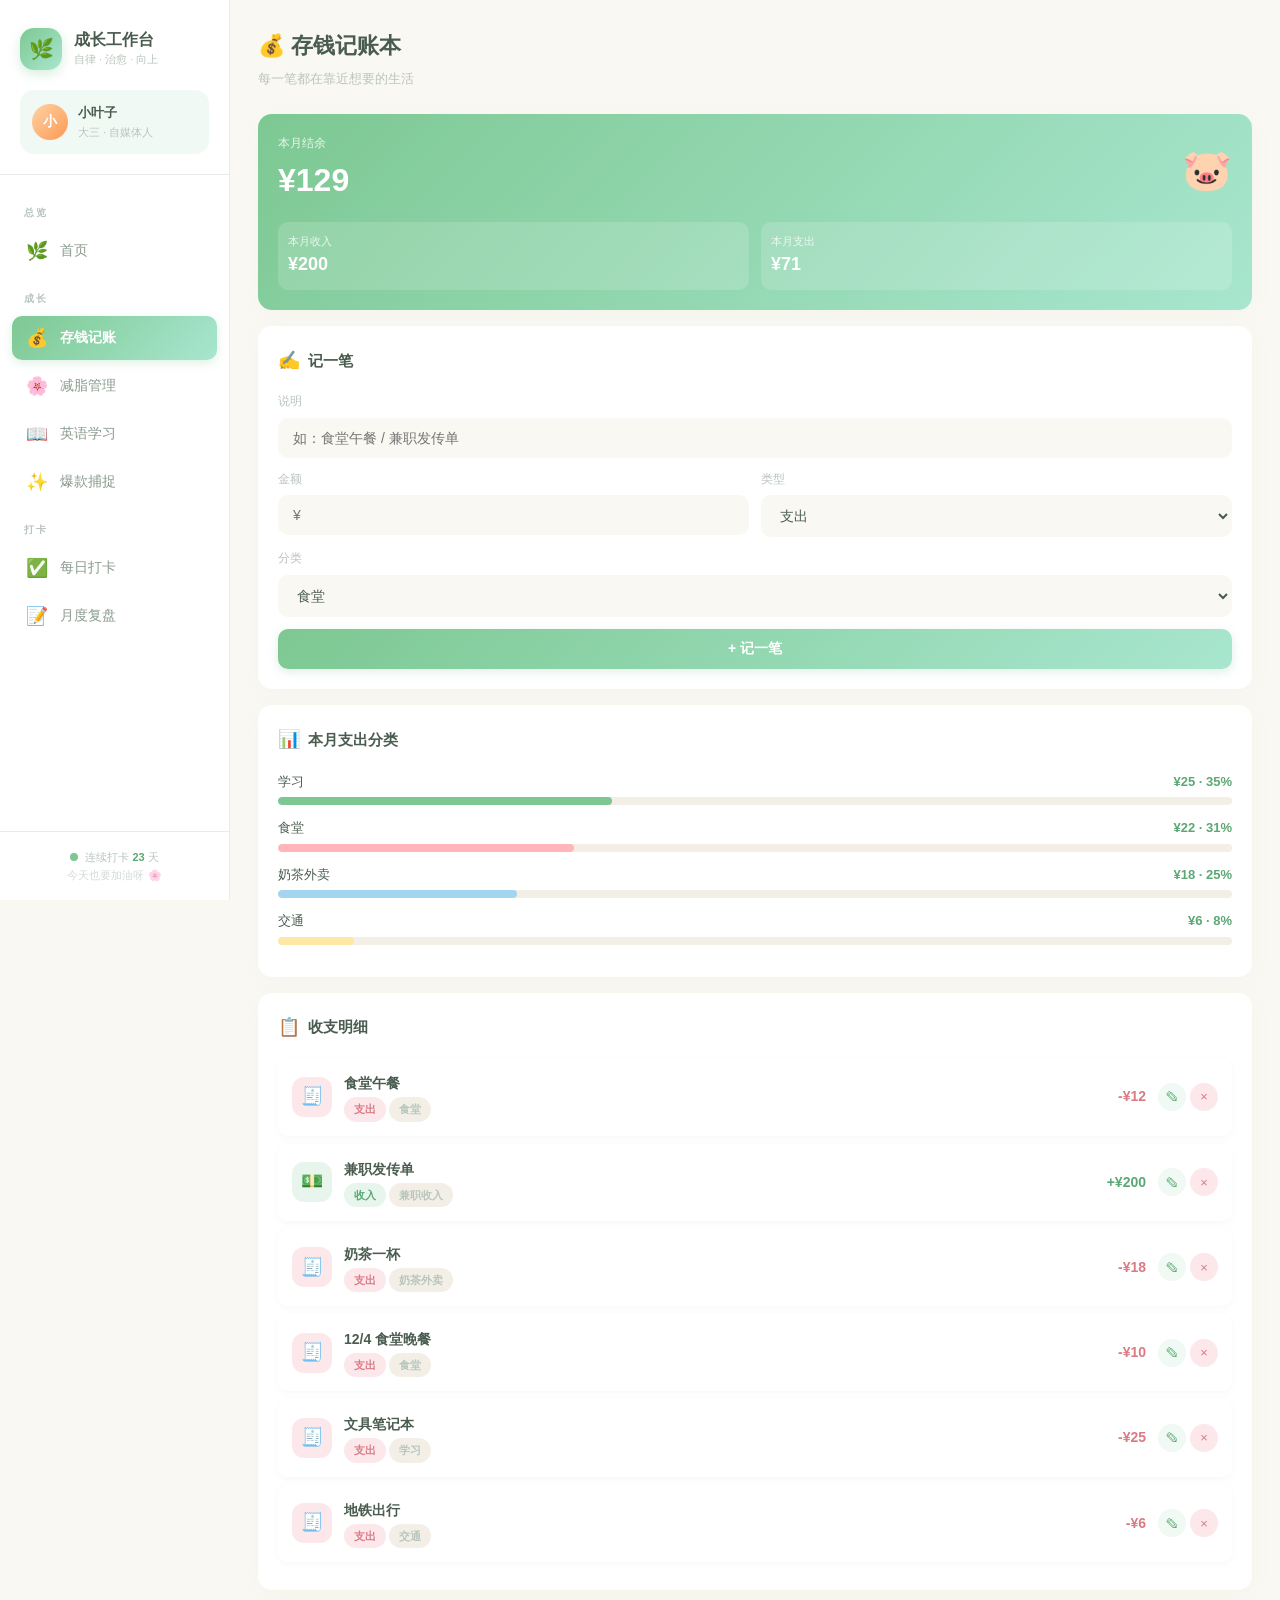
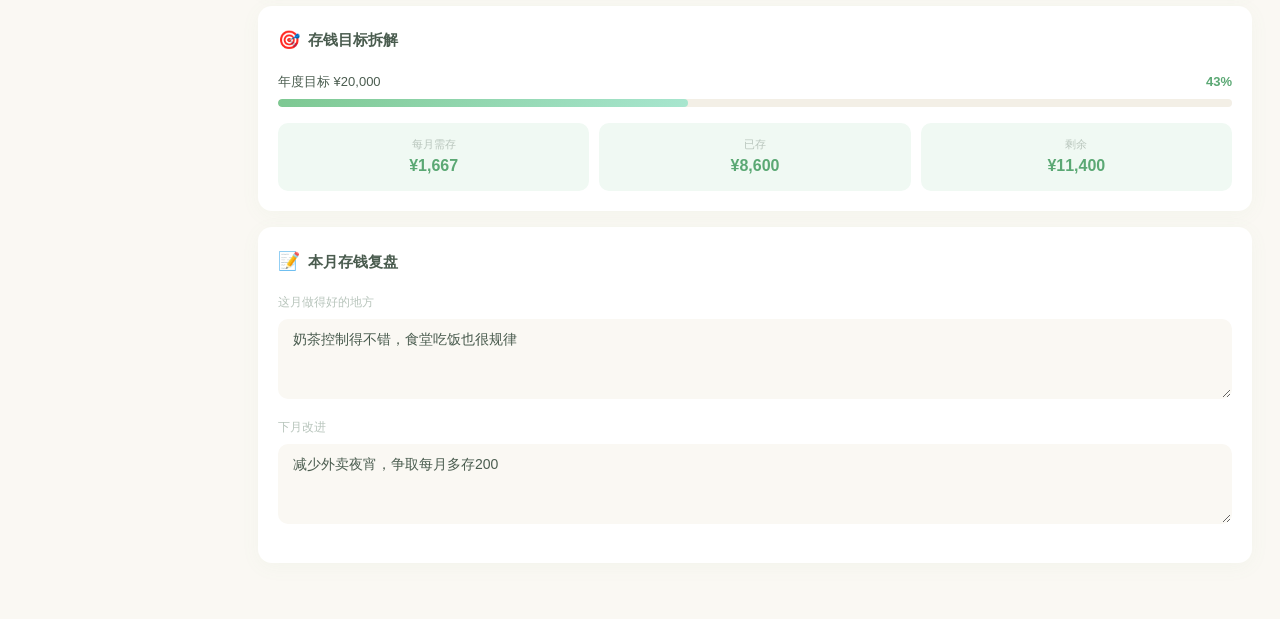
<file: money.html>
<!DOCTYPE html>
<html lang="zh-CN">
<head>
  <meta charset="UTF-8">
  <meta name="viewport" content="width=device-width, initial-scale=1.0, maximum-scale=1.0, user-scalable=no">
  <title>存钱记账 | 成长工作台</title>
  <link rel="stylesheet" href="assets/style.css">
</head>
<body>
  <script src="assets/common.js"></script>
  <script>renderSidebar("money");</script>

  <div class="main-content">
    <div class="page-header">
      <div class="page-title">💰 存钱记账本</div>
      <div class="page-subtitle">每一笔都在靠近想要的生活</div>
    </div>

    <!-- 月度看板 -->
    <div class="card" style="background:var(--grad-green);color:#fff;border:none;">
      <div style="display:flex;justify-content:space-between;align-items:center;margin-bottom:16px;">
        <div>
          <div style="font-size:12px;opacity:0.85;">本月结余</div>
          <div style="font-size:32px;font-weight:700;" id="month-balance">¥1,860</div>
        </div>
        <div style="font-size:40px;">🐷</div>
      </div>
      <div style="display:flex;gap:12px;">
        <div style="flex:1;background:rgba(255,255,255,0.15);border-radius:10px;padding:10px;">
          <div style="font-size:11px;opacity:0.8;">本月收入</div>
          <div style="font-size:18px;font-weight:700;" id="month-income">¥3,200</div>
        </div>
        <div style="flex:1;background:rgba(255,255,255,0.15);border-radius:10px;padding:10px;">
          <div style="font-size:11px;opacity:0.8;">本月支出</div>
          <div style="font-size:18px;font-weight:700;" id="month-expense">¥1,340</div>
        </div>
      </div>
    </div>

    <!-- 新增记账 -->
    <div class="card">
      <div class="card-title"><span class="title-icon">✍️</span>记一笔</div>
      <div class="input-row">
        <label>说明</label>
        <input type="text" class="input" id="m-desc" placeholder="如：食堂午餐 / 兼职发传单">
      </div>
      <div class="grid-2">
        <div class="input-row">
          <label>金额</label>
          <input type="number" class="input" id="m-amount" placeholder="¥">
        </div>
        <div class="input-row">
          <label>类型</label>
          <select class="select" id="m-type"><option>支出</option><option>收入</option></select>
        </div>
      </div>
      <div class="input-row">
        <label>分类</label>
        <select class="select" id="m-cat">
          <option>食堂</option><option>奶茶外卖</option><option>日用品</option>
          <option>交通</option><option>学习</option><option>兼职收入</option><option>其他</option>
        </select>
      </div>
      <button class="btn btn-green btn-full" onclick="addRecord()">+ 记一笔</button>
    </div>

    <!-- 支出分类统计 -->
    <div class="card">
      <div class="card-title"><span class="title-icon">📊</span>本月支出分类</div>
      <div id="cat-stats"></div>
    </div>

    <!-- 收支明细 -->
    <div class="card">
      <div class="card-title"><span class="title-icon">📋</span>收支明细</div>
      <div id="record-list"></div>
    </div>

    <!-- 存钱目标拆解 -->
    <div class="card">
      <div class="card-title"><span class="title-icon">🎯</span>存钱目标拆解</div>
      <div style="margin-bottom:14px;">
        <div class="flex-between" style="margin-bottom:6px;font-size:13px;">
          <span>年度目标 ¥20,000</span><span class="text-green font-bold" id="save-pct">43%</span>
        </div>
        <div class="progress-bar"><div class="progress-fill" id="save-bar" style="width:43%;"></div></div>
      </div>
      <div class="grid-3" style="margin-top:16px;">
        <div style="text-align:center;padding:12px;background:var(--green-soft);border-radius:10px;">
          <div style="font-size:11px;color:var(--text-muted);">每月需存</div>
          <div style="font-size:16px;font-weight:700;color:var(--green-deep);">¥1,667</div>
        </div>
        <div style="text-align:center;padding:12px;background:var(--green-soft);border-radius:10px;">
          <div style="font-size:11px;color:var(--text-muted);">已存</div>
          <div style="font-size:16px;font-weight:700;color:var(--green-deep);">¥8,600</div>
        </div>
        <div style="text-align:center;padding:12px;background:var(--green-soft);border-radius:10px;">
          <div style="font-size:11px;color:var(--text-muted);">剩余</div>
          <div style="font-size:16px;font-weight:700;color:var(--green-deep);">¥11,400</div>
        </div>
      </div>
    </div>

    <!-- 月度复盘 -->
    <div class="card">
      <div class="card-title"><span class="title-icon">📝</span>本月存钱复盘</div>
      <div class="input-row">
        <label>这月做得好的地方</label>
        <textarea class="textarea" placeholder="比如：奶茶只喝了3次，比上月少了一半～">奶茶控制得不错，食堂吃饭也很规律</textarea>
      </div>
      <div class="input-row">
        <label>下月改进</label>
        <textarea class="textarea" placeholder="比如：减少外卖，多去图书馆">减少外卖夜宵，争取每月多存200</textarea>
      </div>
    </div>
  </div>

  <script>
    let records = DB.get("moneyRecords", [
      { desc:"食堂午餐", amount:12, type:"支出", cat:"食堂" },
      { desc:"兼职发传单", amount:200, type:"收入", cat:"兼职收入" },
      { desc:"奶茶一杯", amount:18, type:"支出", cat:"奶茶外卖" },
      { desc:todayStr()+" 食堂晚餐", amount:10, type:"支出", cat:"食堂" },
      { desc:"文具笔记本", amount:25, type:"支出", cat:"学习" },
      { desc:"地铁出行", amount:6, type:"支出", cat:"交通" },
    ]);

    function render() {
      const list = document.getElementById("record-list");
      list.innerHTML = "";
      let income = 0, expense = 0;
      const cats = {};

      records.forEach((r,i) => {
        if (r.type === "收入") income += r.amount;
        else { expense += r.amount; cats[r.cat] = (cats[r.cat]||0) + r.amount; }
        const tCls = r.type==="收入" ? "tag-green" : "tag-pink";
        list.innerHTML += `
          <div class="list-item">
            <div class="li-icon" style="background:${r.type==='收入'?'var(--green-light)':'var(--pink-soft)'};">${r.type==='收入'?'💵':'🧾'}</div>
            <div class="li-content" onclick="editMoney(${i})" style="cursor:pointer;">
              <div class="li-title">${r.desc}</div>
              <div class="li-sub"><span class="tag ${tCls}">${r.type}</span> <span class="tag tag-gray">${r.cat}</span></div>
            </div>
            <div class="li-right" style="color:${r.type==='收入'?'var(--green-deep)':'#d97a85'}">${r.type==='收入'?'+':'-'}¥${r.amount}</div>
            <div class="task-actions">
              <button class="task-edit-btn" onclick="editMoney(${i})" title="编辑">✎</button>
              <button class="task-del-btn" onclick="delMoney(${i})" title="删除">×</button>
            </div>
          </div>`;
      });

      document.getElementById("month-income").textContent = "¥" + income.toLocaleString();
      document.getElementById("month-expense").textContent = "¥" + expense.toLocaleString();
      document.getElementById("month-balance").textContent = "¥" + (income-expense).toLocaleString();

      // 分类统计
      const cs = document.getElementById("cat-stats");
      const totalExp = expense || 1;
      const colors = ["#7dc892","#ffb5ba","#a3d5f0","#ffe8a3","#ffcba4","#d4f1dd"];
      let html = "";
      Object.entries(cats).sort((a,b)=>b[1]-a[1]).forEach(([cat,amt],i) => {
        const pct = (amt/totalExp*100).toFixed(0);
        html += `
          <div style="margin-bottom:12px;">
            <div class="flex-between" style="margin-bottom:5px;font-size:13px;">
              <span>${cat}</span><span class="text-green font-bold">¥${amt} · ${pct}%</span>
            </div>
            <div class="progress-bar"><div class="progress-fill" style="width:${pct}%;background:${colors[i%colors.length]};"></div></div>
          </div>`;
      });
      cs.innerHTML = html || '<div class="text-muted text-center">暂无支出记录</div>';
    }

    function addRecord() {
      const desc = document.getElementById("m-desc").value.trim();
      const amount = Number(document.getElementById("m-amount").value);
      const type = document.getElementById("m-type").value;
      const cat = document.getElementById("m-cat").value;
      if (!desc || !amount) { alert("填写说明和金额哦～"); return; }
      records.unshift({ desc, amount, type, cat });
      DB.set("moneyRecords", records);
      document.getElementById("m-desc").value = "";
      document.getElementById("m-amount").value = "";
      render();
    }
    function editMoney(i) {
      const r = records[i];
      const desc = prompt("修改说明：", r.desc);
      if (desc === null) return;
      const amount = prompt("修改金额：", r.amount);
      if (amount === null) return;
      const a = Number(amount);
      if (!a) return;
      records[i].desc = desc;
      records[i].amount = a;
      DB.set("moneyRecords", records);
      render();
    }
    function delMoney(i) {
      if (confirm("删除这条记录？")) {
        records.splice(i, 1);
        DB.set("moneyRecords", records);
        render();
      }
    }

    render();
  </script>
</body>
</html>
</file>
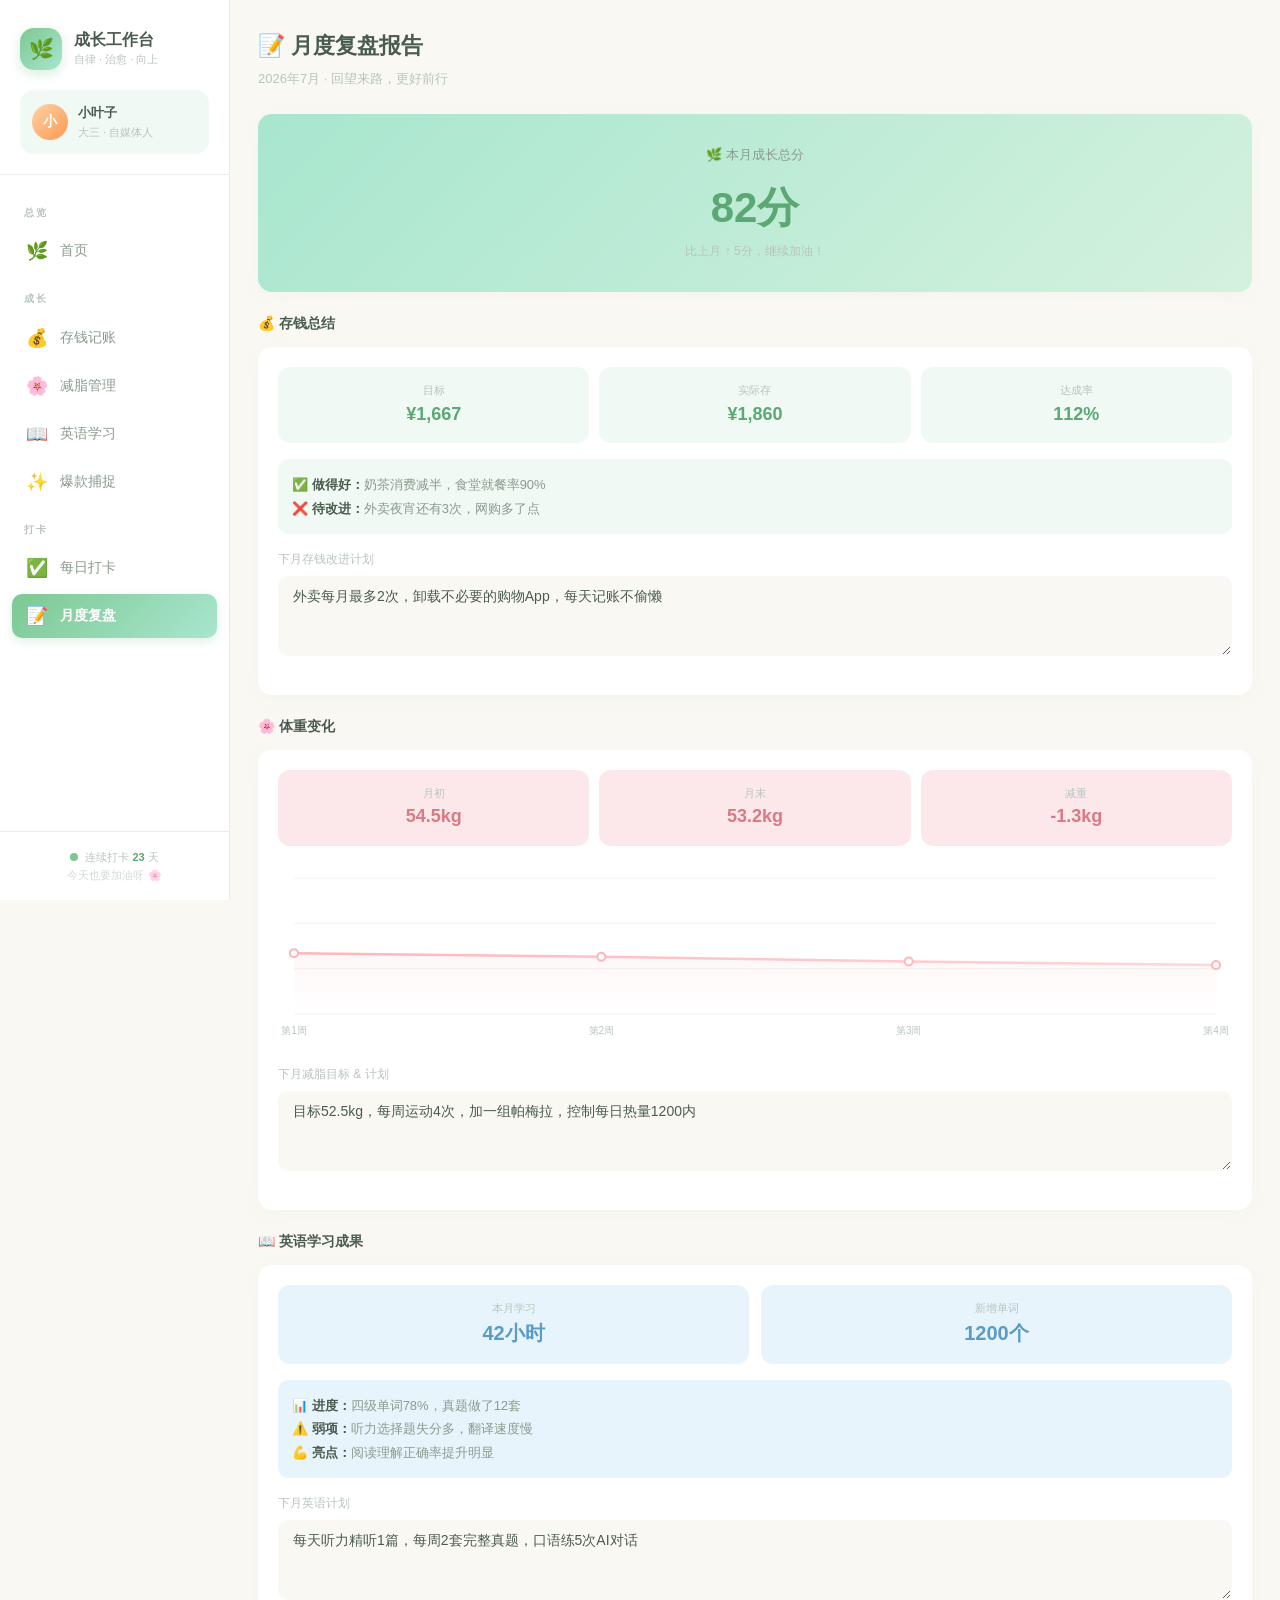
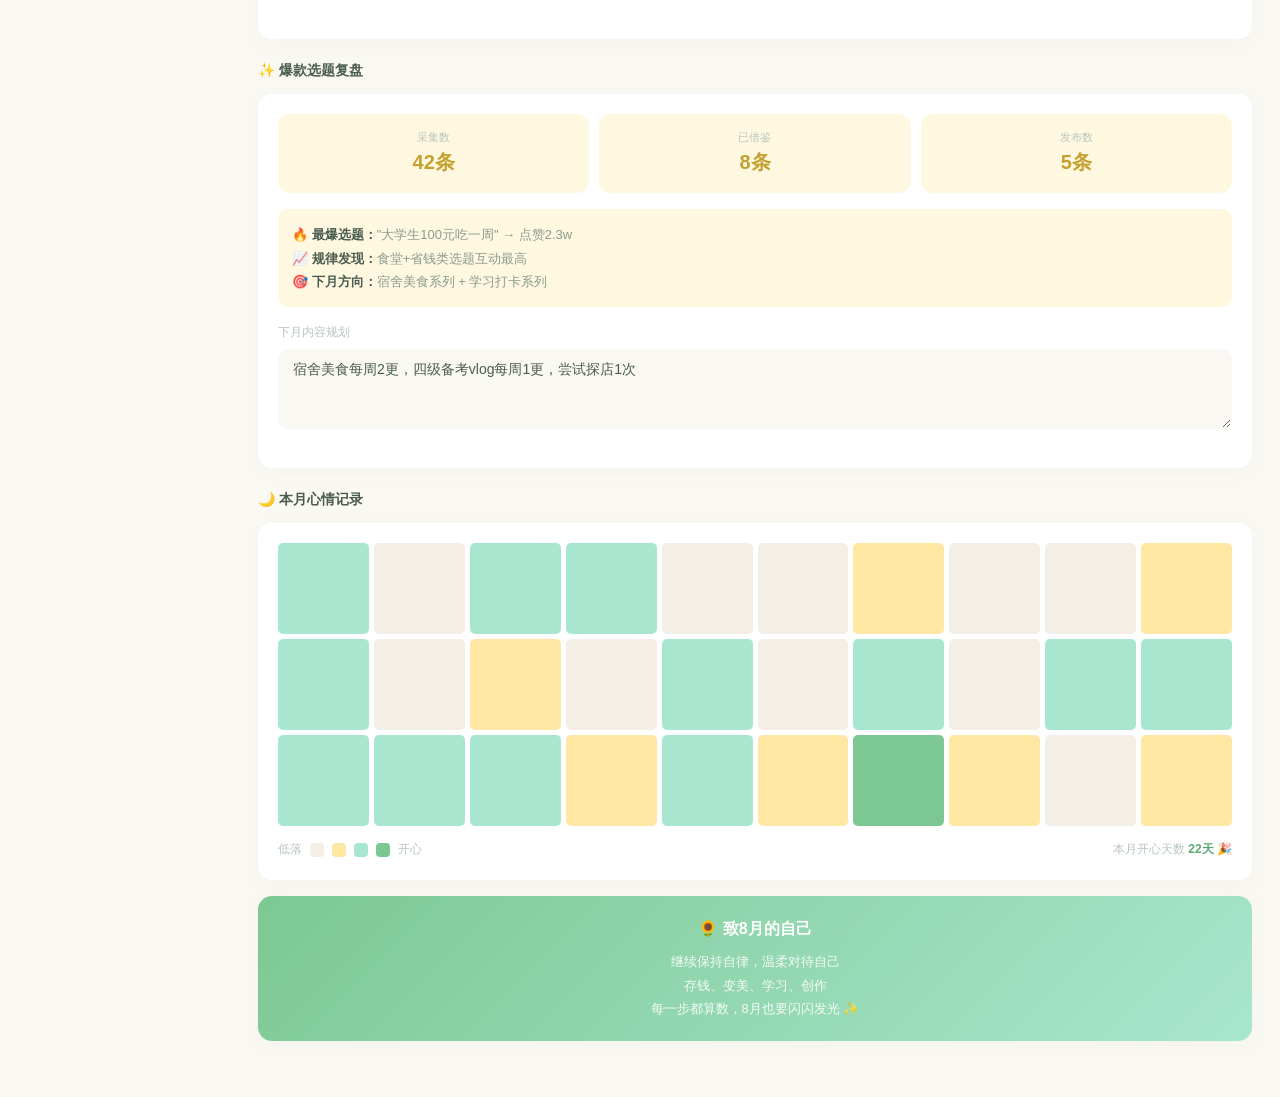
<file: review.html>
<!DOCTYPE html>
<html lang="zh-CN">
<head>
  <meta charset="UTF-8">
  <meta name="viewport" content="width=device-width, initial-scale=1.0, maximum-scale=1.0, user-scalable=no">
  <title>月度复盘 | 成长工作台</title>
  <link rel="stylesheet" href="assets/style.css">
</head>
<body>
  <script src="assets/common.js"></script>
  <script>renderSidebar("review");</script>

  <div class="main-content">
    <div class="page-header">
      <div class="page-title">📝 月度复盘报告</div>
      <div class="page-subtitle">2026年7月 · 回望来路，更好前行</div>
    </div>

    <!-- 月度概览 -->
    <div class="card" style="background:var(--grad-mint);border:none;">
      <div style="text-align:center;padding:10px 0;">
        <div style="font-size:13px;color:var(--text-secondary);margin-bottom:8px;">🌿 本月成长总分</div>
        <div style="font-size:42px;font-weight:700;color:var(--green-deep);">82分</div>
        <div style="font-size:12px;color:var(--text-muted);">比上月 ↑ 5分，继续加油！</div>
      </div>
    </div>

    <!-- 存钱总结 -->
    <div class="section-label">💰 存钱总结</div>
    <div class="card">
      <div class="grid-3" style="margin-bottom:16px;">
        <div style="text-align:center;padding:14px;background:var(--green-soft);border-radius:12px;">
          <div style="font-size:11px;color:var(--text-muted);">目标</div>
          <div style="font-size:18px;font-weight:700;color:var(--green-deep);">¥1,667</div>
        </div>
        <div style="text-align:center;padding:14px;background:var(--green-soft);border-radius:12px;">
          <div style="font-size:11px;color:var(--text-muted);">实际存</div>
          <div style="font-size:18px;font-weight:700;color:var(--green-deep);">¥1,860</div>
        </div>
        <div style="text-align:center;padding:14px;background:var(--green-soft);border-radius:12px;">
          <div style="font-size:11px;color:var(--text-muted);">达成率</div>
          <div style="font-size:18px;font-weight:700;color:var(--green-deep);">112%</div>
        </div>
      </div>
      <div style="background:var(--green-soft);border-radius:10px;padding:14px;font-size:13px;color:var(--text-secondary);line-height:1.8;">
        <b style="color:var(--text);">✅ 做得好：</b>奶茶消费减半，食堂就餐率90%<br>
        <b style="color:var(--text);">❌ 待改进：</b>外卖夜宵还有3次，网购多了点
      </div>
      <div class="input-row mt-16">
        <label>下月存钱改进计划</label>
        <textarea class="textarea" placeholder="写下你的计划...">外卖每月最多2次，卸载不必要的购物App，每天记账不偷懒</textarea>
      </div>
    </div>

    <!-- 体重变化 -->
    <div class="section-label">🌸 体重变化</div>
    <div class="card">
      <div class="grid-3" style="margin-bottom:16px;">
        <div style="text-align:center;padding:14px;background:var(--pink-soft);border-radius:12px;">
          <div style="font-size:11px;color:var(--text-muted);">月初</div>
          <div style="font-size:18px;font-weight:700;color:#d97a85;">54.5kg</div>
        </div>
        <div style="text-align:center;padding:14px;background:var(--pink-soft);border-radius:12px;">
          <div style="font-size:11px;color:var(--text-muted);">月末</div>
          <div style="font-size:18px;font-weight:700;color:#d97a85;">53.2kg</div>
        </div>
        <div style="text-align:center;padding:14px;background:var(--pink-soft);border-radius:12px;">
          <div style="font-size:11px;color:var(--text-muted);">减重</div>
          <div style="font-size:18px;font-weight:700;color:#d97a85;">-1.3kg</div>
        </div>
      </div>
      <canvas id="review-weight" style="width:100%;height:180px;"></canvas>
      <div class="input-row mt-16">
        <label>下月减脂目标 & 计划</label>
        <textarea class="textarea" placeholder="下月目标体重 + 具体计划...">目标52.5kg，每周运动4次，加一组帕梅拉，控制每日热量1200内</textarea>
      </div>
    </div>

    <!-- 英语成果 -->
    <div class="section-label">📖 英语学习成果</div>
    <div class="card">
      <div class="grid-2" style="margin-bottom:16px;">
        <div style="text-align:center;padding:14px;background:var(--blue-soft);border-radius:12px;">
          <div style="font-size:11px;color:var(--text-muted);">本月学习</div>
          <div style="font-size:20px;font-weight:700;color:#5a9cc4;">42小时</div>
        </div>
        <div style="text-align:center;padding:14px;background:var(--blue-soft);border-radius:12px;">
          <div style="font-size:11px;color:var(--text-muted);">新增单词</div>
          <div style="font-size:20px;font-weight:700;color:#5a9cc4;">1200个</div>
        </div>
      </div>
      <div style="background:var(--blue-soft);border-radius:10px;padding:14px;font-size:13px;color:var(--text-secondary);line-height:1.8;">
        <b style="color:var(--text);">📊 进度：</b>四级单词78%，真题做了12套<br>
        <b style="color:var(--text);">⚠️ 弱项：</b>听力选择题失分多，翻译速度慢<br>
        <b style="color:var(--text);">💪 亮点：</b>阅读理解正确率提升明显
      </div>
      <div class="input-row mt-16">
        <label>下月英语计划</label>
        <textarea class="textarea" placeholder="学习安排...">每天听力精听1篇，每周2套完整真题，口语练5次AI对话</textarea>
      </div>
    </div>

    <!-- 爆款选题复盘 -->
    <div class="section-label">✨ 爆款选题复盘</div>
    <div class="card">
      <div class="grid-3" style="margin-bottom:16px;">
        <div style="text-align:center;padding:14px;background:var(--yellow-soft);border-radius:12px;">
          <div style="font-size:11px;color:var(--text-muted);">采集数</div>
          <div style="font-size:20px;font-weight:700;color:#c4a130;">42条</div>
        </div>
        <div style="text-align:center;padding:14px;background:var(--yellow-soft);border-radius:12px;">
          <div style="font-size:11px;color:var(--text-muted);">已借鉴</div>
          <div style="font-size:20px;font-weight:700;color:#c4a130;">8条</div>
        </div>
        <div style="text-align:center;padding:14px;background:var(--yellow-soft);border-radius:12px;">
          <div style="font-size:11px;color:var(--text-muted);">发布数</div>
          <div style="font-size:20px;font-weight:700;color:#c4a130;">5条</div>
        </div>
      </div>
      <div style="background:var(--yellow-soft);border-radius:10px;padding:14px;font-size:13px;color:var(--text-secondary);line-height:1.8;">
        <b style="color:var(--text);">🔥 最爆选题：</b>"大学生100元吃一周" → 点赞2.3w<br>
        <b style="color:var(--text);">📈 规律发现：</b>食堂+省钱类选题互动最高<br>
        <b style="color:var(--text);">🎯 下月方向：</b>宿舍美食系列 + 学习打卡系列
      </div>
      <div class="input-row mt-16">
        <label>下月内容规划</label>
        <textarea class="textarea" placeholder="下月想拍什么...">宿舍美食每周2更，四级备考vlog每周1更，尝试探店1次</textarea>
      </div>
    </div>

    <!-- 月度心情 -->
    <div class="section-label">🌙 本月心情记录</div>
    <div class="card">
      <div class="heatmap" id="mood-heatmap" style="grid-template-columns:repeat(10,1fr);"></div>
      <div style="display:flex;align-items:center;gap:8px;margin-top:14px;font-size:12px;color:var(--text-muted);flex-wrap:wrap;">
        <span>低落</span>
        <div style="width:14px;height:14px;border-radius:4px;background:var(--cream-deep);"></div>
        <div style="width:14px;height:14px;border-radius:4px;background:var(--yellow);"></div>
        <div style="width:14px;height:14px;border-radius:4px;background:var(--mint);"></div>
        <div style="width:14px;height:14px;border-radius:4px;background:var(--green);"></div>
        <span>开心</span>
        <span style="margin-left:auto;">本月开心天数 <b class="text-green">22天</b> 🎉</span>
      </div>
    </div>

    <!-- 下月寄语 -->
    <div class="card" style="text-align:center;background:var(--grad-green);color:#fff;border:none;">
      <div style="font-size:16px;font-weight:700;margin-bottom:8px;">🌻 致8月的自己</div>
      <div style="font-size:13px;opacity:0.9;line-height:1.8;">
        继续保持自律，温柔对待自己<br>
        存钱、变美、学习、创作<br>
        每一步都算数，8月也要闪闪发光 ✨
      </div>
    </div>
  </div>

  <script>
    // 体重趋势
    setTimeout(() => {
      drawLine("review-weight", ["第1周","第2周","第3周","第4周"], [54.5, 54.1, 53.6, 53.2], "#ffb5ba", "#ffd6da");
    }, 100);

    // 心情热力图
    const mc = document.getElementById("mood-heatmap");
    const moodColors = ["var(--cream-deep)", "var(--yellow)", "var(--mint)", "var(--green)"];
    for (let i = 0; i < 30; i++) {
      const cell = document.createElement("div");
      cell.className = "heat-cell";
      const r = Math.random();
      const idx = r > 0.75 ? 3 : r > 0.5 ? 2 : r > 0.25 ? 1 : 0;
      cell.style.background = moodColors[idx];
      mc.appendChild(cell);
    }
  </script>
</body>
</html>
</file>
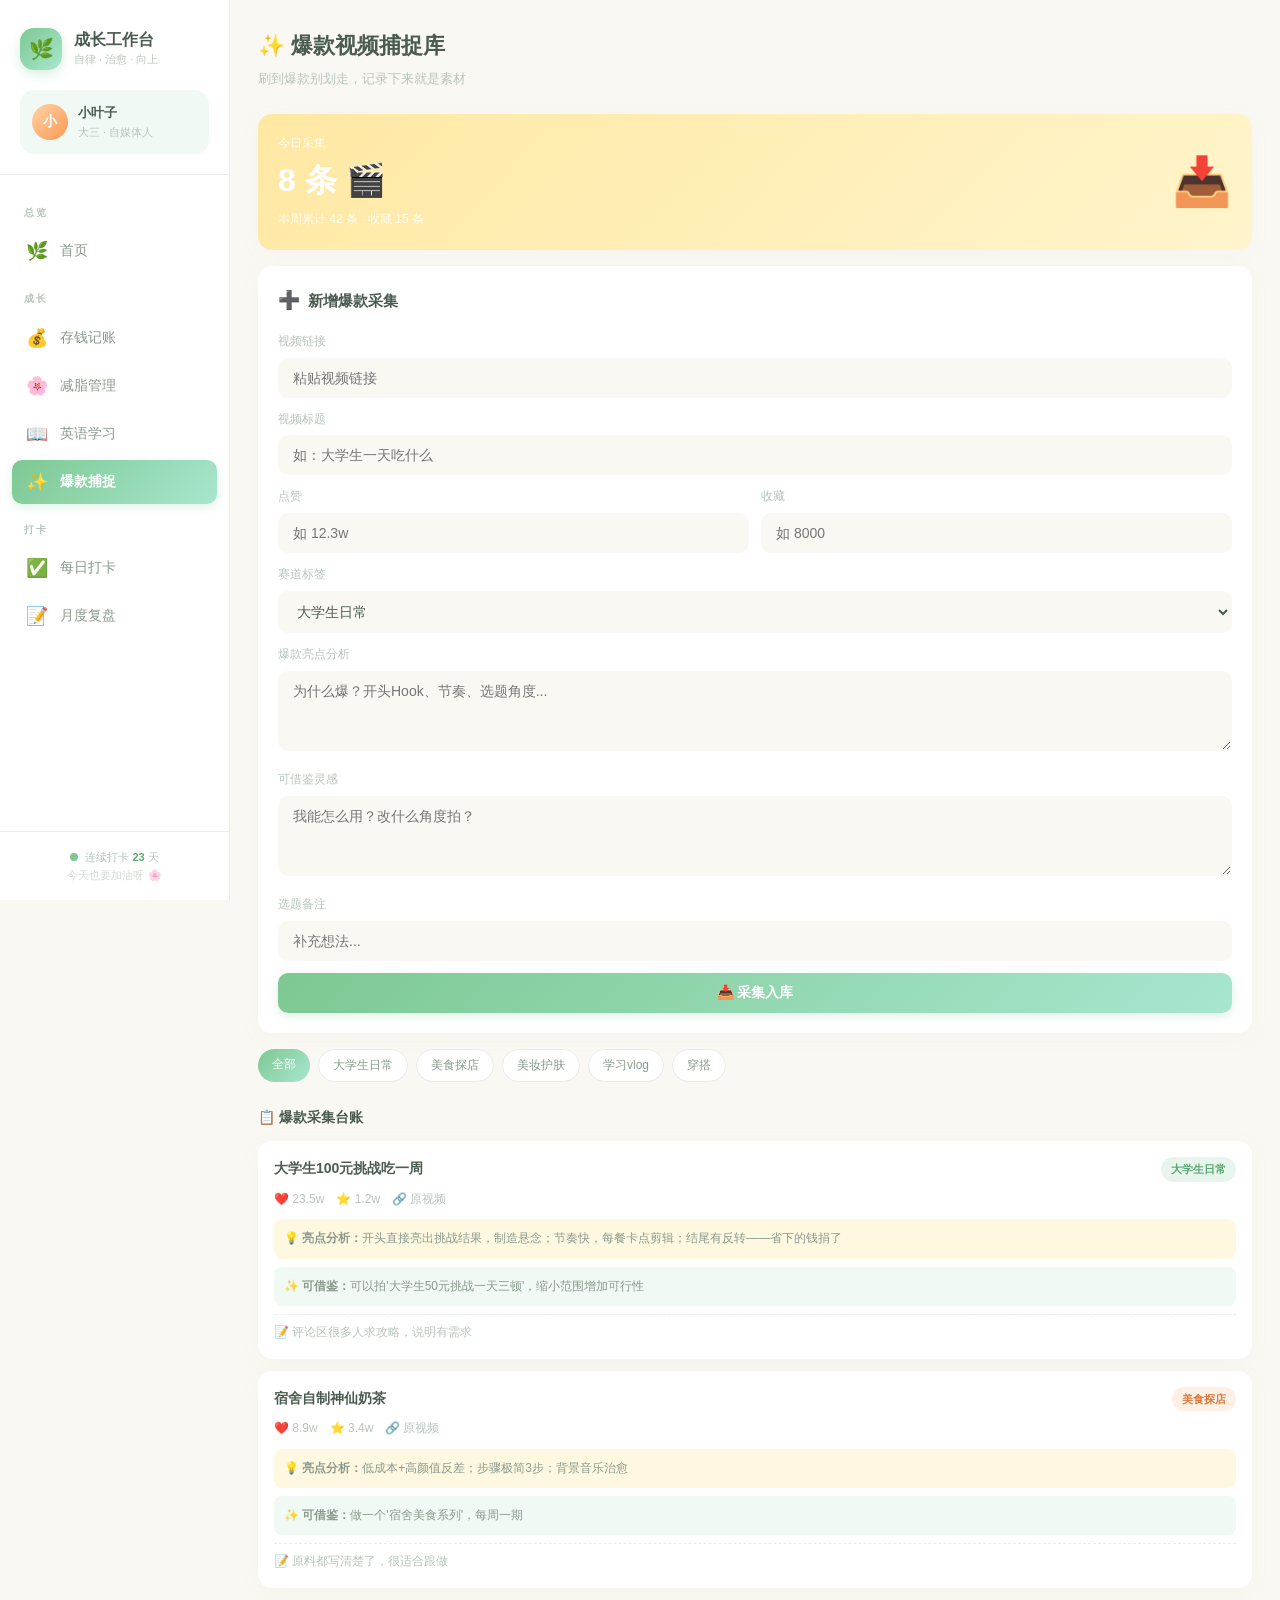
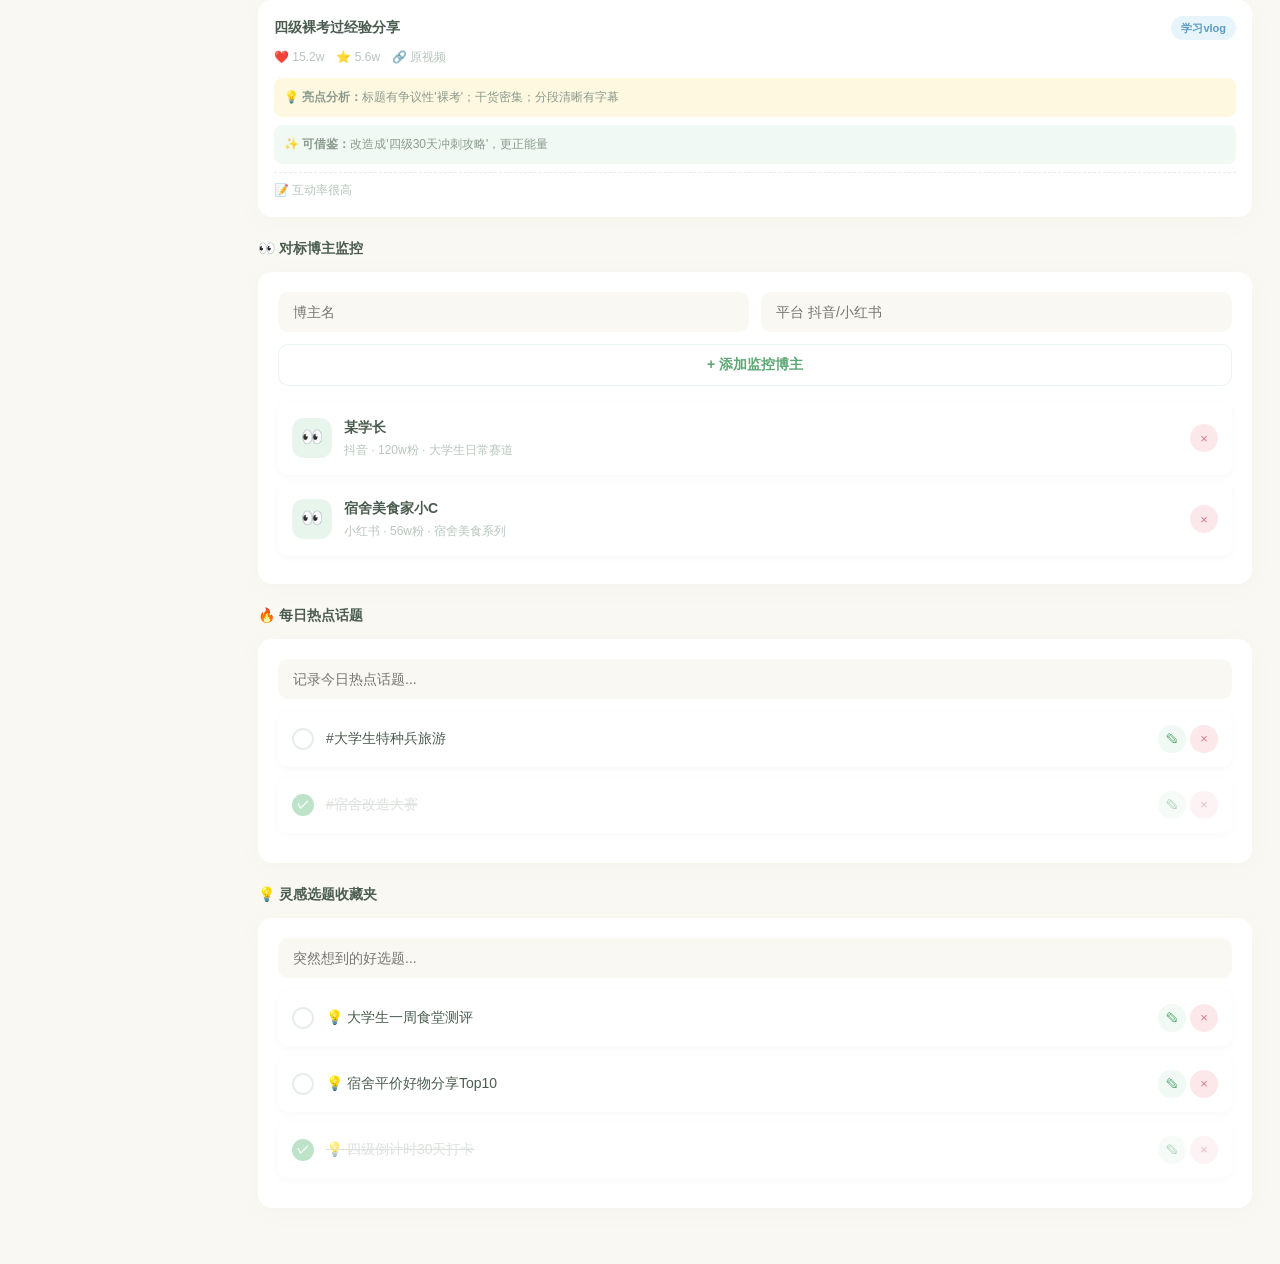
<file: trending.html>
<!DOCTYPE html>
<html lang="zh-CN">
<head>
  <meta charset="UTF-8">
  <meta name="viewport" content="width=device-width, initial-scale=1.0, maximum-scale=1.0, user-scalable=no">
  <title>爆款捕捉 | 成长工作台</title>
  <link rel="stylesheet" href="assets/style.css">
  <style>
    .filter-tabs { display:flex; gap:8px; overflow-x:auto; margin-bottom:16px; padding-bottom:4px; }
    .filter-tabs::-webkit-scrollbar { display:none; }
    .ftab { padding:6px 14px; border-radius:20px; font-size:12px; white-space:nowrap; cursor:pointer; background:var(--white); border:1px solid var(--border); color:var(--text-secondary); }
    .ftab.active { background:var(--grad-green); color:#fff; border:none; }
    .video-card { background:var(--white); border-radius:var(--r-md); padding:16px; margin-bottom:12px; box-shadow:var(--shadow-card); }
    .vc-header { display:flex; justify-content:space-between; align-items:flex-start; margin-bottom:8px; }
    .vc-title { font-size:14px; font-weight:600; color:var(--text); flex:1; }
    .vc-stats { display:flex; gap:12px; font-size:12px; color:var(--text-muted); margin-bottom:10px; }
    .vc-stat { display:flex; align-items:center; gap:3px; }
    .vc-highlight { background:var(--yellow-soft); border-radius:8px; padding:10px; font-size:12px; color:var(--text-secondary); margin-bottom:8px; line-height:1.6; }
    .vc-inspire { background:var(--green-soft); border-radius:8px; padding:10px; font-size:12px; color:var(--text-secondary); margin-bottom:8px; line-height:1.6; }
    .vc-note { font-size:12px; color:var(--text-muted); border-top:1px dashed var(--border); padding-top:8px; }
  </style>
</head>
<body>
  <script src="assets/common.js"></script>
  <script>renderSidebar("trending");</script>

  <div class="main-content">
    <div class="page-header">
      <div class="page-title">✨ 爆款视频捕捉库</div>
      <div class="page-subtitle">刷到爆款别划走，记录下来就是素材</div>
    </div>

    <!-- 今日统计 -->
    <div class="card" style="background:var(--grad-yellow);color:#fff;border:none;">
      <div style="display:flex;justify-content:space-between;align-items:center;">
        <div>
          <div style="font-size:12px;opacity:0.85;">今日采集</div>
          <div style="font-size:32px;font-weight:700;">8 条 🎬</div>
          <div style="font-size:12px;opacity:0.8;margin-top:4px;">本周累计 42 条 · 收藏 15 条</div>
        </div>
        <div style="font-size:48px;">📥</div>
      </div>
    </div>

    <!-- 新增采集 -->
    <div class="card">
      <div class="card-title"><span class="title-icon">➕</span>新增爆款采集</div>
      <div class="input-row">
        <label>视频链接</label>
        <input type="text" class="input" id="v-link" placeholder="粘贴视频链接">
      </div>
      <div class="input-row">
        <label>视频标题</label>
        <input type="text" class="input" id="v-title" placeholder="如：大学生一天吃什么">
      </div>
      <div class="grid-2">
        <div class="input-row">
          <label>点赞</label>
          <input type="text" class="input" id="v-likes" placeholder="如 12.3w">
        </div>
        <div class="input-row">
          <label>收藏</label>
          <input type="text" class="input" id="v-saves" placeholder="如 8000">
        </div>
      </div>
      <div class="input-row">
        <label>赛道标签</label>
        <select class="select" id="v-tag">
          <option>大学生日常</option><option>美食探店</option><option>美妆护肤</option>
          <option>学习vlog</option><option>穿搭</option><option>情感</option><option>知识科普</option><option>其他</option>
        </select>
      </div>
      <div class="input-row">
        <label>爆款亮点分析</label>
        <textarea class="textarea" id="v-highlight" placeholder="为什么爆？开头Hook、节奏、选题角度..."></textarea>
      </div>
      <div class="input-row">
        <label>可借鉴灵感</label>
        <textarea class="textarea" id="v-inspire" placeholder="我能怎么用？改什么角度拍？"></textarea>
      </div>
      <div class="input-row">
        <label>选题备注</label>
        <input type="text" class="input" id="v-note" placeholder="补充想法...">
      </div>
      <button class="btn btn-green btn-full" onclick="addVideo()">📥 采集入库</button>
    </div>

    <!-- 分类筛选 -->
    <div class="filter-tabs" id="filter-tabs">
      <div class="ftab active" onclick="filterTag('全部',this)">全部</div>
      <div class="ftab" onclick="filterTag('大学生日常',this)">大学生日常</div>
      <div class="ftab" onclick="filterTag('美食探店',this)">美食探店</div>
      <div class="ftab" onclick="filterTag('美妆护肤',this)">美妆护肤</div>
      <div class="ftab" onclick="filterTag('学习vlog',this)">学习vlog</div>
      <div class="ftab" onclick="filterTag('穿搭',this)">穿搭</div>
    </div>

    <!-- 采集台账 -->
    <div class="section-label">📋 爆款采集台账</div>
    <div id="video-list"></div>

    <!-- 对标博主监控 -->
    <div class="section-label">👀 对标博主监控</div>
    <div class="card">
      <div class="input-row">
        <div class="grid-2">
          <input type="text" class="input" id="b-name" placeholder="博主名">
          <input type="text" class="input" id="b-platform" placeholder="平台 抖音/小红书">
        </div>
      </div>
      <button class="btn btn-outline btn-full" onclick="addBlogger()">+ 添加监控博主</button>
      <div id="blogger-list" class="mt-16"></div>
    </div>

    <!-- 每日热点话题 -->
    <div class="section-label">🔥 每日热点话题</div>
    <div class="card">
      <div class="input-row">
        <input type="text" class="input" id="topic-input" placeholder="记录今日热点话题...">
      </div>
      <div id="topic-list"></div>
    </div>

    <!-- 灵感选题收藏夹 -->
    <div class="section-label">💡 灵感选题收藏夹</div>
    <div class="card">
      <div class="input-row">
        <input type="text" class="input" id="idea-input" placeholder="突然想到的好选题...">
      </div>
      <div id="idea-list"></div>
    </div>
  </div>

  <script>
    // 爆款视频数据
    let videos = DB.get("videos", [
      { link:"https://...", title:"大学生100元挑战吃一周", likes:"23.5w", saves:"1.2w", tag:"大学生日常",
        highlight:"开头直接亮出挑战结果，制造悬念；节奏快，每餐卡点剪辑；结尾有反转——省下的钱捐了",
        inspire:"可以拍'大学生50元挑战一天三顿'，缩小范围增加可行性",
        note:"评论区很多人求攻略，说明有需求" },
      { link:"https://...", title:"宿舍自制神仙奶茶", likes:"8.9w", saves:"3.4w", tag:"美食探店",
        highlight:"低成本+高颜值反差；步骤极简3步；背景音乐治愈",
        inspire:"做一个'宿舍美食系列'，每周一期",
        note:"原料都写清楚了，很适合跟做" },
      { link:"https://...", title:"四级裸考过经验分享", likes:"15.2w", saves:"5.6w", tag:"学习vlog",
        highlight:"标题有争议性'裸考'；干货密集；分段清晰有字幕",
        inspire:"改造成'四级30天冲刺攻略'，更正能量",
        note:"互动率很高" },
    ]);

    let currentFilter = "全部";

    function renderVideos() {
      const c = document.getElementById("video-list");
      c.innerHTML = "";
      const filtered = currentFilter === "全部" ? videos : videos.filter(v => v.tag === currentFilter);
      if (filtered.length === 0) {
        c.innerHTML = '<div class="card text-center text-muted">还没有采集过这个分类的爆款～</div>';
        return;
      }
      filtered.forEach((v,i) => {
        const tagCls = {"大学生日常":"tag-green","美食探店":"tag-orange","美妆护肤":"tag-pink","学习vlog":"tag-blue","穿搭":"tag-yellow"}[v.tag] || "tag-gray";
        c.innerHTML += `
          <div class="video-card">
            <div class="vc-header">
              <div class="vc-title">${v.title}</div>
              <span class="tag ${tagCls}">${v.tag}</span>
            </div>
            <div class="vc-stats">
              <div class="vc-stat">❤️ ${v.likes}</div>
              <div class="vc-stat">⭐ ${v.saves}</div>
              <div class="vc-stat">🔗 <a href="${v.link}" target="_blank" style="color:var(--text-muted);text-decoration:none;">原视频</a></div>
            </div>
            ${v.highlight ? `<div class="vc-highlight">💡 <b>亮点分析：</b>${v.highlight}</div>` : ""}
            ${v.inspire ? `<div class="vc-inspire">✨ <b>可借鉴：</b>${v.inspire}</div>` : ""}
            ${v.note ? `<div class="vc-note">📝 ${v.note}</div>` : ""}
          </div>`;
      });
    }

    function filterTag(tag, el) {
      currentFilter = tag;
      document.querySelectorAll(".ftab").forEach(t => t.classList.remove("active"));
      el.classList.add("active");
      renderVideos();
    }

    function addVideo() {
      const v = {
        link: document.getElementById("v-link").value.trim() || "#",
        title: document.getElementById("v-title").value.trim(),
        likes: document.getElementById("v-likes").value.trim() || "—",
        saves: document.getElementById("v-saves").value.trim() || "—",
        tag: document.getElementById("v-tag").value,
        highlight: document.getElementById("v-highlight").value.trim(),
        inspire: document.getElementById("v-inspire").value.trim(),
        note: document.getElementById("v-note").value.trim(),
      };
      if (!v.title) { alert("填写视频标题～"); return; }
      videos.unshift(v);
      DB.set("videos", videos);
      ["v-link","v-title","v-likes","v-saves","v-highlight","v-inspire","v-note"].forEach(id => document.getElementById(id).value = "");
      renderVideos();
    }

    renderVideos();

    // 对标博主
    let bloggers = DB.get("bloggers", [
      { name:"某学长", platform:"抖音", fans:"120w", note:"大学生日常赛道" },
      { name:"宿舍美食家小C", platform:"小红书", fans:"56w", note:"宿舍美食系列" },
    ]);
    function renderBloggers() {
      const c = document.getElementById("blogger-list");
      c.innerHTML = "";
      bloggers.forEach((b,i) => {
        c.innerHTML += `
          <div class="list-item">
            <div class="li-icon" style="background:var(--green-light);">👀</div>
            <div class="li-content"><div class="li-title">${b.name}</div><div class="li-sub">${b.platform} · ${b.fans}粉 · ${b.note}</div></div>
            <div class="task-actions">
              <button class="task-del-btn" onclick="delBlogger(${i})" title="删除">×</button>
            </div>
          </div>`;
      });
    }
    function delBlogger(i) {
      if (confirm("删除这个博主？")) { bloggers.splice(i,1); DB.set("bloggers", bloggers); renderBloggers(); }
    }
    function addBlogger() {
      const name = document.getElementById("b-name").value.trim();
      const platform = document.getElementById("b-platform").value.trim();
      if (!name) { alert("填写博主名～"); return; }
      bloggers.unshift({ name, platform:platform||"抖音", fans:"—", note:"新增监控" });
      DB.set("bloggers", bloggers);
      document.getElementById("b-name").value = "";
      document.getElementById("b-platform").value = "";
      renderBloggers();
    }
    renderBloggers();

    // 热点话题
    let topics = DB.get("topics", [
      { text:"#大学生特种兵旅游", done:false },
      { text:"#宿舍改造大赛", done:true },
    ]);
    function renderTopics() {
      const c = document.getElementById("topic-list");
      c.innerHTML = "";
      topics.forEach((t,i) => {
        c.innerHTML += `
          <div class="task-item ${t.done?'done':''}">
            <div class="task-check" onclick="toggleTopic(${i})"><span class="check">✓</span></div>
            <div class="task-text" onclick="editTopic(${i})">${t.text}</div>
            <div class="task-actions">
              <button class="task-edit-btn" onclick="editTopic(${i})" title="编辑">✎</button>
              <button class="task-del-btn" onclick="delTopic(${i})" title="删除">×</button>
            </div>
          </div>`;
      });
    }
    function toggleTopic(i) { topics[i].done = !topics[i].done; DB.set("topics", topics); renderTopics(); }
    function editTopic(i) {
      const v = prompt("修改话题：", topics[i].text);
      if (v && v.trim()) { topics[i].text = v.trim(); DB.set("topics", topics); renderTopics(); }
    }
    function delTopic(i) {
      if (confirm("删除这个话题？")) { topics.splice(i,1); DB.set("topics", topics); renderTopics(); }
    }
    document.getElementById("topic-input").addEventListener("keypress", e => {
      if (e.key === "Enter" && e.target.value.trim()) {
        topics.unshift({ text:e.target.value.trim(), done:false });
        DB.set("topics", topics); e.target.value=""; renderTopics();
      }
    });
    renderTopics();

    // 灵感选题
    let ideas = DB.get("ideas", [
      { text:"大学生一周食堂测评", done:false },
      { text:"宿舍平价好物分享Top10", done:false },
      { text:"四级倒计时30天打卡", done:true },
    ]);
    function renderIdeas() {
      const c = document.getElementById("idea-list");
      c.innerHTML = "";
      ideas.forEach((t,i) => {
        c.innerHTML += `
          <div class="task-item ${t.done?'done':''}">
            <div class="task-check" onclick="toggleIdea(${i})"><span class="check">✓</span></div>
            <div class="task-text" onclick="editIdea(${i})">💡 ${t.text}</div>
            <div class="task-actions">
              <button class="task-edit-btn" onclick="editIdea(${i})" title="编辑">✎</button>
              <button class="task-del-btn" onclick="delIdea(${i})" title="删除">×</button>
            </div>
          </div>`;
      });
    }
    function toggleIdea(i) { ideas[i].done = !ideas[i].done; DB.set("ideas", ideas); renderIdeas(); }
    function editIdea(i) {
      const v = prompt("修改灵感：", ideas[i].text);
      if (v && v.trim()) { ideas[i].text = v.trim(); DB.set("ideas", ideas); renderIdeas(); }
    }
    function delIdea(i) {
      if (confirm("删除这个灵感？")) { ideas.splice(i,1); DB.set("ideas", ideas); renderIdeas(); }
    }
    document.getElementById("idea-input").addEventListener("keypress", e => {
      if (e.key === "Enter" && e.target.value.trim()) {
        ideas.unshift({ text:e.target.value.trim(), done:false });
        DB.set("ideas", ideas); e.target.value=""; renderIdeas();
      }
    });
    renderIdeas();
  </script>
</body>
</html>
</file>
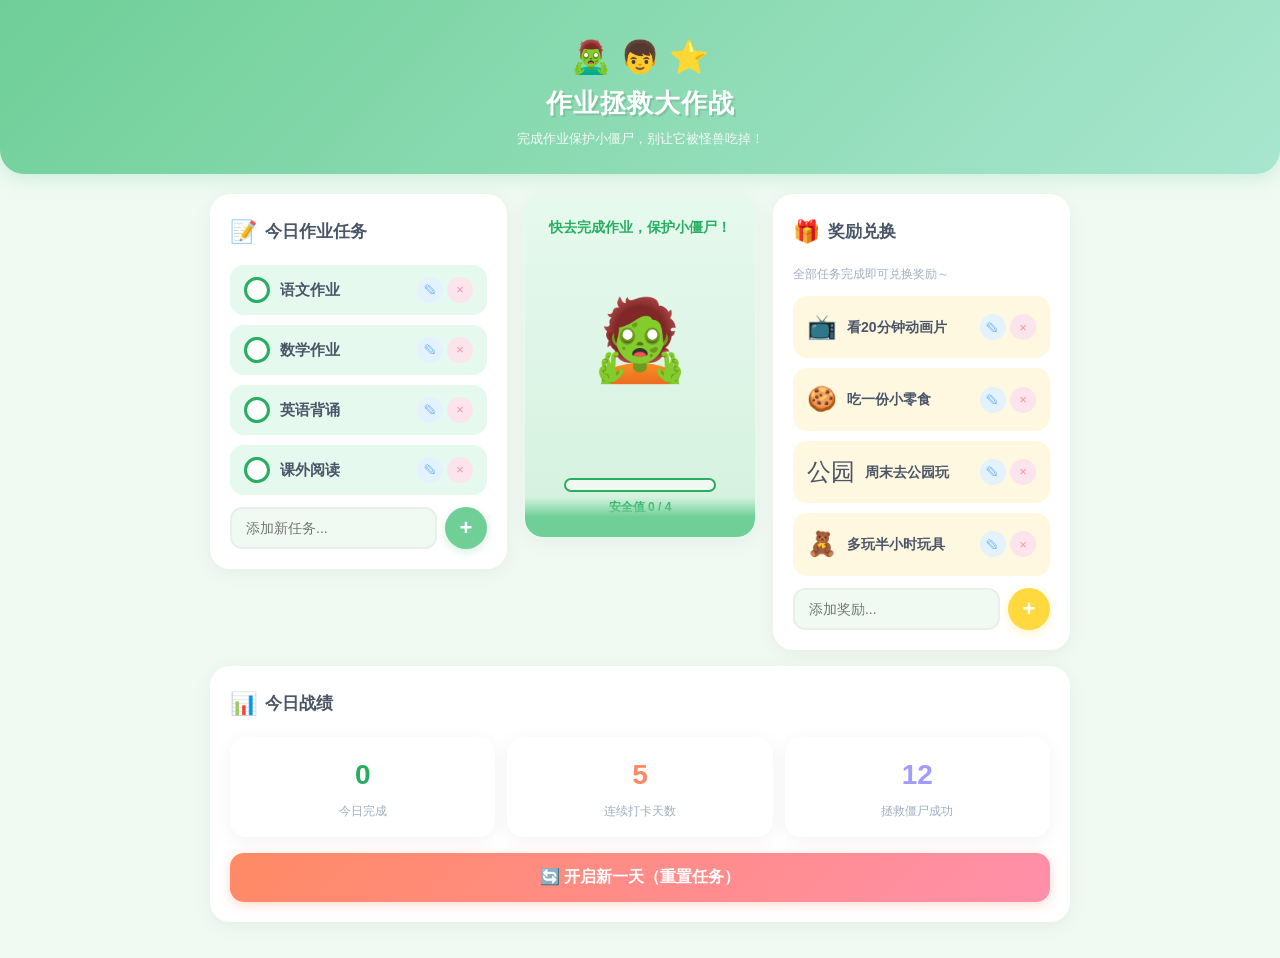
<file: zombie-homework.html>
<!DOCTYPE html>
<html lang="zh-CN">
<head>
  <meta charset="UTF-8">
  <meta name="viewport" content="width=device-width, initial-scale=1.0, maximum-scale=1.0, user-scalable=no">
  <title>作业拯救大作战 🧟</title>
  <style>
    :root {
      --green: #6fcf97;
      --green-deep: #27ae60;
      --green-light: #e6f9ee;
      --yellow: #ffd93d;
      --yellow-light: #fff8e1;
      --orange: #ff8a65;
      --pink: #ff8fab;
      --pink-light: #fce4ec;
      --blue: #74b9ff;
      --blue-light: #e3f2fd;
      --purple: #a29bfe;
      --purple-light: #eeeafe;
      --red: #ff6b6b;
      --bg: #f0faf3;
      --card: #ffffff;
      --text: #4a5568;
      --text-muted: #a0aec0;
      --border: #e8f0ea;
      --shadow: 0 4px 16px rgba(111,207,151,0.1);
      --shadow-card: 0 4px 20px rgba(0,0,0,0.05);
    }
    * { margin:0; padding:0; box-sizing:border-box; -webkit-tap-highlight-color:transparent; }
    body {
      font-family: -apple-system, BlinkMacSystemFont, "PingFang SC", "Microsoft YaHei", sans-serif;
      background: var(--bg);
      color: var(--text);
      font-size: 15px;
      line-height: 1.6;
      min-height: 100vh;
    }
    ::-webkit-scrollbar { width:0; height:0; }

    /* ===== 标题区 ===== */
    .header {
      background: linear-gradient(135deg, #6fcf97, #a8e6cf);
      padding: 24px 20px;
      text-align: center;
      color: #fff;
      border-radius: 0 0 24px 24px;
      box-shadow: 0 4px 20px rgba(111,207,151,0.3);
    }
    .header h1 {
      font-size: 26px;
      font-weight: 800;
      text-shadow: 2px 2px 0 rgba(0,0,0,0.1);
      letter-spacing: 1px;
    }
    .header .subtitle {
      font-size: 13px;
      opacity: 0.9;
      margin-top: 4px;
    }
    .header .emojis { font-size: 32px; margin-top: 8px; }

    /* ===== 布局 ===== */
    .container { max-width: 900px; margin: 0 auto; padding: 16px; }
    
    @media (min-width: 768px) {
      .container { padding: 20px; }
      .main-grid { display: grid; grid-template-columns: 1fr 1.2fr 1fr; gap: 16px; }
    }

    .panel {
      background: var(--card);
      border-radius: 20px;
      padding: 20px;
      margin-bottom: 16px;
      box-shadow: var(--shadow-card);
    }

    .panel-title {
      font-size: 17px;
      font-weight: 700;
      color: var(--text);
      margin-bottom: 16px;
      display: flex;
      align-items: center;
      gap: 8px;
    }
    .panel-title .icon { font-size: 22px; }

    /* ===== 任务项 ===== */
    .task-item {
      display: flex;
      align-items: center;
      gap: 10px;
      padding: 12px 14px;
      background: var(--green-light);
      border-radius: 14px;
      margin-bottom: 10px;
      transition: all 0.2s;
    }
    .task-item.done {
      background: var(--green);
      opacity: 0.85;
    }
    .task-item.done .task-label { color: #fff; text-decoration: line-through; }

    .task-check {
      width: 26px; height: 26px;
      border-radius: 50%;
      border: 3px solid var(--green-deep);
      flex-shrink: 0;
      display: flex;
      align-items: center;
      justify-content: center;
      cursor: pointer;
      transition: all 0.2s;
      background: #fff;
    }
    .task-item.done .task-check {
      background: #fff;
      border-color: #fff;
    }
    .task-check .check { display:none; font-size:14px; color: var(--green-deep); font-weight:900; }
    .task-item.done .task-check .check { display:block; }

    .task-label {
      flex: 1; font-size: 15px; font-weight: 600; color: var(--text);
      cursor: pointer;
    }

    .task-btns { display:flex; gap:4px; flex-shrink:0; }
    .tbtn {
      width: 26px; height: 26px; border-radius: 50%;
      border: none; cursor: pointer; font-size: 13px;
      display:flex; align-items:center; justify-content:center;
      transition: all 0.2s;
    }
    .tbtn-edit { background: var(--blue-light); color: var(--blue); }
    .tbtn-edit:hover { background: var(--blue); color: #fff; }
    .tbtn-del { background: var(--pink-light); color: var(--pink); }
    .tbtn-del:hover { background: var(--red); color: #fff; }

    .add-row { display:flex; gap:8px; margin-top:12px; }
    .add-input {
      flex:1; padding:10px 14px; border:2px solid var(--border);
      border-radius:12px; font-size:14px; background:var(--bg); color:var(--text);
      font-family: inherit;
    }
    .add-input:focus { outline:none; border-color: var(--green); background:#fff; }
    .add-btn {
      width:42px; height:42px; border-radius:50%;
      background: var(--green); color:#fff; border:none; cursor:pointer;
      font-size:22px; font-weight:700; flex-shrink:0;
      box-shadow: 0 3px 10px rgba(111,207,151,0.3);
    }

    /* ===== 游戏区 ===== */
    .game-panel {
      text-align: center;
      background: linear-gradient(180deg, #e6f9ee 0%, #d4f1dd 100%);
      border: 2px solid var(--green-light);
      min-height: 320px;
      display: flex;
      flex-direction: column;
      align-items: center;
      justify-content: center;
      position: relative;
      overflow: hidden;
    }

    .game-status {
      font-size: 14px; font-weight: 600; color: var(--green-deep);
      margin-bottom: 12px;
    }

    .zombie-area {
      position: relative;
      width: 180px; height: 180px;
      display: flex;
      align-items: center;
      justify-content: center;
    }

    .zombie {
      font-size: 80px;
      animation: bounce 1.5s ease-in-out infinite;
      transition: all 0.3s;
    }
    @keyframes bounce {
      0%,100% { transform: translateY(0); }
      50% { transform: translateY(-10px); }
    }

    .zombie.eaten {
      animation: eaten 1s ease-in forwards;
    }
    @keyframes eaten {
      0% { transform: scale(1); opacity: 1; }
      30% { transform: scale(1.2) rotate(-10deg); }
      60% { transform: scale(0.8) rotate(20deg); opacity: 0.5; }
      100% { transform: scale(0); opacity: 0; }
    }

    .zombie.celebrate {
      animation: celebrate 0.6s ease-in-out 3;
    }
    @keyframes celebrate {
      0%,100% { transform: rotate(0) scale(1); }
      25% { transform: rotate(-10deg) scale(1.1); }
      75% { transform: rotate(10deg) scale(1.1); }
    }

    /* 爱心 */
    .hearts { display:flex; gap:4px; justify-content:center; margin-top:12px; min-height:28px; }
    .heart {
      font-size: 22px;
      animation: heartPop 0.4s ease-out;
    }
    @keyframes heartPop {
      0% { transform: scale(0); }
      60% { transform: scale(1.3); }
      100% { transform: scale(1); }
    }

    /* 草地 */
    .grass {
      position: absolute;
      bottom: 0; left: 0; right: 0;
      height: 40px;
      background: linear-gradient(180deg, transparent, var(--green) 50%);
      border-radius: 0 0 18px 18px;
    }

    /* 怪兽（没完成时出现） */
    .monster {
      position: absolute;
      font-size: 60px;
      right: -80px;
      bottom: 30px;
      transition: right 0.5s ease-in;
      display: none;
    }
    .monster.show {
      display: block;
      animation: monsterAttack 1.5s ease-in-out;
    }
    @keyframes monsterAttack {
      0% { right: -80px; }
      40% { right: 20px; }
      60% { right: 20px; transform: scale(1.2); }
      100% { right: -80px; transform: scale(1); }
    }

    /* 安全值条 */
    .safety-bar {
      width: 80%; max-width: 200px;
      height: 14px; background: rgba(255,255,255,0.6);
      border-radius: 7px; overflow: hidden; margin-top: 8px;
      border: 2px solid var(--green-deep);
    }
    .safety-fill {
      height: 100%; background: linear-gradient(90deg, var(--green), var(--green-deep));
      border-radius: 5px; transition: width 0.4s ease;
    }

    /* 奖励宝箱 */
    .treasure {
      font-size: 50px;
      margin-top: 10px;
      display: none;
    }
    .treasure.show {
      display: block;
      animation: treasurePop 0.6s ease-out;
    }
    @keyframes treasurePop {
      0% { transform: scale(0) rotate(0); }
      60% { transform: scale(1.3) rotate(10deg); }
      100% { transform: scale(1) rotate(0); }
    }

    /* ===== 奖励面板 ===== */
    .reward-item {
      display: flex; align-items: center; gap: 10px;
      padding: 12px 14px;
      background: var(--yellow-light);
      border-radius: 14px;
      margin-bottom: 10px;
    }
    .reward-icon { font-size: 24px; flex-shrink:0; }
    .reward-label { flex:1; font-size:14px; font-weight:600; color:var(--text); cursor:pointer; }
    .reward-item.claimed { opacity: 0.5; background: var(--green-light); }
    .reward-item.claimed .reward-label { text-decoration: line-through; }

    /* ===== 统计区 ===== */
    .stats-grid { display:grid; grid-template-columns: repeat(3, 1fr); gap:12px; }
    .stat-box {
      background: var(--card);
      border-radius: 16px;
      padding: 16px;
      text-align: center;
      box-shadow: var(--shadow-card);
    }
    .stat-box .stat-value { font-size: 28px; font-weight: 800; }
    .stat-box .stat-label { font-size: 12px; color: var(--text-muted); margin-top: 4px; }

    .reset-btn {
      width: 100%;
      padding: 14px;
      margin-top: 16px;
      border: none;
      border-radius: 14px;
      background: linear-gradient(135deg, var(--orange), var(--pink));
      color: #fff;
      font-size: 16px;
      font-weight: 700;
      cursor: pointer;
      box-shadow: 0 3px 12px rgba(255,138,101,0.3);
    }
    .reset-btn:active { transform: scale(0.98); }

    /* 消息提示 */
    .toast {
      position: fixed;
      top: 50%; left: 50%;
      transform: translate(-50%,-50%) scale(0);
      background: #fff;
      padding: 20px 28px;
      border-radius: 20px;
      box-shadow: 0 8px 32px rgba(0,0,0,0.15);
      text-align: center;
      z-index: 9999;
      transition: transform 0.3s;
      max-width: 300px;
    }
    .toast.show { transform: translate(-50%,-50%) scale(1); }
    .toast .toast-emoji { font-size: 40px; margin-bottom: 8px; }
    .toast .toast-text { font-size: 16px; font-weight: 700; color: var(--text); }

    /* 响应式 */
    @media (max-width: 767px) {
      .header h1 { font-size: 22px; }
      .zombie { font-size: 64px; }
      .zombie-area { width: 150px; height: 150px; }
    }
  </style>
</head>
<body>
  <!-- 标题区 -->
  <div class="header">
    <div class="emojis">🧟‍♂️ 👦 ⭐</div>
    <h1>作业拯救大作战</h1>
    <div class="subtitle">完成作业保护小僵尸，别让它被怪兽吃掉！</div>
  </div>

  <div class="container">
    <div class="main-grid">
      <!-- 左侧：任务面板 -->
      <div>
        <div class="panel">
          <div class="panel-title"><span class="icon">📝</span>今日作业任务</div>
          <div id="task-list"></div>
          <div class="add-row">
            <input type="text" class="add-input" id="task-input" placeholder="添加新任务...">
            <button class="add-btn" onclick="addTask()">+</button>
          </div>
        </div>
      </div>

      <!-- 中间：游戏区 -->
      <div>
        <div class="panel game-panel">
          <div class="grass"></div>
          <div class="game-status" id="game-status">完成作业来保护小僵尸吧！</div>
          <div class="zombie-area">
            <div class="zombie" id="zombie">🧟</div>
            <div class="monster" id="monster">👹</div>
            <div class="treasure" id="treasure">🎁</div>
          </div>
          <div class="hearts" id="hearts"></div>
          <div class="safety-bar">
            <div class="safety-fill" id="safety-fill" style="width:0%;"></div>
          </div>
          <div style="font-size:12px;color:var(--green-deep);margin-top:6px;font-weight:600;" id="safety-text">安全值 0 / 0</div>
        </div>
      </div>

      <!-- 右侧：奖励面板 -->
      <div>
        <div class="panel">
          <div class="panel-title"><span class="icon">🎁</span>奖励兑换</div>
          <div style="font-size:12px;color:var(--text-muted);margin-bottom:12px;">全部任务完成即可兑换奖励～</div>
          <div id="reward-list"></div>
          <div class="add-row">
            <input type="text" class="add-input" id="reward-input" placeholder="添加奖励...">
            <button class="add-btn" onclick="addReward()" style="background:var(--yellow);box-shadow:0 3px 10px rgba(255,217,61,0.3);">+</button>
          </div>
        </div>
      </div>
    </div>

    <!-- 底部统计 -->
    <div class="panel">
      <div class="panel-title"><span class="icon">📊</span>今日战绩</div>
      <div class="stats-grid">
        <div class="stat-box">
          <div class="stat-value" style="color:var(--green-deep);" id="stat-done">0</div>
          <div class="stat-label">今日完成</div>
        </div>
        <div class="stat-box">
          <div class="stat-value" style="color:var(--orange);" id="stat-streak">5</div>
          <div class="stat-label">连续打卡天数</div>
        </div>
        <div class="stat-box">
          <div class="stat-value" style="color:var(--purple);" id="stat-saved">12</div>
          <div class="stat-label">拯救僵尸成功</div>
        </div>
      </div>
      <button class="reset-btn" onclick="resetDay()">🔄 开启新一天（重置任务）</button>
    </div>
  </div>

  <!-- 消息提示 -->
  <div class="toast" id="toast">
    <div class="toast-emoji" id="toast-emoji">🎉</div>
    <div class="toast-text" id="toast-text">太棒了！</div>
  </div>

  <script>
    // ===== 数据存储 =====
    const DB = {
      get(key, def) { try { const v = localStorage.getItem('zombie_'+key); return v ? JSON.parse(v) : def; } catch(e) { return def; } },
      set(key, val) { localStorage.setItem('zombie_'+key, JSON.stringify(val)); }
    };

    // ===== 初始数据 =====
    let tasks = DB.get('tasks', [
      { text: "语文作业", done: false },
      { text: "数学作业", done: false },
      { text: "英语背诵", done: false },
      { text: "课外阅读", done: false },
    ]);

    let rewards = DB.get('rewards', [
      { text: "看20分钟动画片", icon: "📺", claimed: false },
      { text: "吃一份小零食", icon: "🍪", claimed: false },
      { text: "周末去公园玩", icon: "公园", claimed: false },
      { text: "多玩半小时玩具", icon: "🧸", claimed: false },
    ]);

    let stats = DB.get('stats', { streak: 5, saved: 12 });
    let zombieAlive = true;

    // ===== 渲染任务 =====
    function renderTasks() {
      const c = document.getElementById('task-list');
      c.innerHTML = "";
      tasks.forEach((t,i) => {
        c.innerHTML += `
          <div class="task-item ${t.done?'done':''}">
            <div class="task-check" onclick="toggleTask(${i})"><span class="check">✓</span></div>
            <div class="task-label" onclick="toggleTask(${i})">${t.text}</div>
            <div class="task-btns">
              <button class="tbtn tbtn-edit" onclick="editTask(${i})" title="编辑">✎</button>
              <button class="tbtn tbtn-del" onclick="delTask(${i})" title="删除">×</button>
            </div>
          </div>`;
      });
      updateGame();
    }

    function toggleTask(i) {
      tasks[i].done = !tasks[i].done;
      DB.set('tasks', tasks);
      renderTasks();
      if (tasks[i].done) {
        showToast("💖", "小僵尸获得一颗爱心！");
      }
    }

    function editTask(i) {
      const v = prompt("修改任务：", tasks[i].text);
      if (v && v.trim()) {
        tasks[i].text = v.trim();
        DB.set('tasks', tasks);
        renderTasks();
      }
    }

    function delTask(i) {
      if (confirm("删除这个任务？")) {
        tasks.splice(i, 1);
        DB.set('tasks', tasks);
        renderTasks();
      }
    }

    function addTask() {
      const v = document.getElementById('task-input').value.trim();
      if (!v) return;
      tasks.push({ text: v, done: false });
      DB.set('tasks', tasks);
      document.getElementById('task-input').value = "";
      renderTasks();
    }

    document.getElementById('task-input').addEventListener('keypress', e => {
      if (e.key === 'Enter') addTask();
    });

    // ===== 渲染奖励 =====
    function renderRewards() {
      const c = document.getElementById('reward-list');
      c.innerHTML = "";
      rewards.forEach((r,i) => {
        c.innerHTML += `
          <div class="reward-item ${r.claimed?'claimed':''}">
            <span class="reward-icon">${r.icon || '🎁'}</span>
            <span class="reward-label" onclick="claimReward(${i})">${r.text}</span>
            <div class="task-btns">
              <button class="tbtn tbtn-edit" onclick="editReward(${i})" title="编辑">✎</button>
              <button class="tbtn tbtn-del" onclick="delReward(${i})" title="删除">×</button>
            </div>
          </div>`;
      });
    }

    function claimReward(i) {
      const done = tasks.filter(t => t.done).length;
      const total = tasks.length;
      if (done < total) {
        showToast("🔒", "还有任务没完成哦～加油！");
        return;
      }
      rewards[i].claimed = !rewards[i].claimed;
      DB.set('rewards', rewards);
      renderRewards();
      if (rewards[i].claimed) {
        showToast("🎉", `兑换成功：${rewards[i].text}！`);
      }
    }

    function editReward(i) {
      const v = prompt("修改奖励：", rewards[i].text);
      if (v && v.trim()) {
        rewards[i].text = v.trim();
        DB.set('rewards', rewards);
        renderRewards();
      }
    }

    function delReward(i) {
      if (confirm("删除这个奖励？")) {
        rewards.splice(i, 1);
        DB.set('rewards', rewards);
        renderRewards();
      }
    }

    function addReward() {
      const v = document.getElementById('reward-input').value.trim();
      if (!v) return;
      const icons = ["🎁","📺","🍪","🧸","🎮","🎈","🍦","🏊","🎨","⚽"];
      rewards.push({ text: v, icon: icons[Math.floor(Math.random()*icons.length)], claimed: false });
      DB.set('rewards', rewards);
      document.getElementById('reward-input').value = "";
      renderRewards();
    }

    document.getElementById('reward-input').addEventListener('keypress', e => {
      if (e.key === 'Enter') addReward();
    });

    // ===== 游戏更新 =====
    function updateGame() {
      const done = tasks.filter(t => t.done).length;
      const total = tasks.length;
      const zombie = document.getElementById('zombie');
      const hearts = document.getElementById('hearts');
      const safetyFill = document.getElementById('safety-fill');
      const safetyText = document.getElementById('safety-text');
      const status = document.getElementById('game-status');
      const monster = document.getElementById('monster');
      const treasure = document.getElementById('treasure');

      // 爱心
      hearts.innerHTML = "";
      for (let i = 0; i < done; i++) {
        const h = document.createElement("span");
        h.className = "heart";
        h.textContent = "💖";
        hearts.appendChild(h);
      }

      // 安全值
      const pct = total > 0 ? (done / total * 100) : 0;
      safetyFill.style.width = pct + "%";
      safetyText.textContent = `安全值 ${done} / ${total}`;

      // 统计
      document.getElementById('stat-done').textContent = done;

      if (total === 0) {
        status.textContent = "先添加作业任务吧～";
        return;
      }

      if (done === total) {
        // 全部完成！
        status.textContent = "🎉 全部完成！小僵尸安全啦！";
        zombie.className = "zombie celebrate";
        treasure.classList.add('show');
        monster.classList.remove('show');
        stats.saved++;
        DB.set('stats', stats);
        document.getElementById('stat-saved').textContent = stats.saved;
      } else if (done > 0) {
        status.textContent = "小僵尸正在被保护中，继续加油！";
        zombie.className = "zombie";
        treasure.classList.remove('show');
        monster.classList.remove('show');
      } else {
        status.textContent = "快去完成作业，保护小僵尸！";
        zombie.className = "zombie";
        treasure.classList.remove('show');
      }
    }

    // ===== 重置 =====
    function resetDay() {
      if (!confirm("确定开启新一天吗？任务将全部重置～")) return;
      tasks.forEach(t => t.done = false);
      rewards.forEach(r => r.claimed = false);
      stats.streak++;
      DB.set('tasks', tasks);
      DB.set('rewards', rewards);
      DB.set('stats', stats);
      document.getElementById('stat-streak').textContent = stats.streak;
      renderTasks();
      renderRewards();
      showToast("🌅", "新的一天开始啦！加油！");
    }

    // ===== 消息提示 =====
    let toastTimer;
    function showToast(emoji, text) {
      const t = document.getElementById('toast');
      document.getElementById('toast-emoji').textContent = emoji;
      document.getElementById('toast-text').textContent = text;
      t.classList.add('show');
      clearTimeout(toastTimer);
      toastTimer = setTimeout(() => t.classList.remove('show'), 2000);
    }

    // ===== 初始化 =====
    document.getElementById('stat-streak').textContent = stats.streak;
    document.getElementById('stat-saved').textContent = stats.saved;
    renderTasks();
    renderRewards();
  </script>
</body>
</html>
</file>
<file: assets/style.css>
/* ========================================
   女生成长工作台 - 治愈系设计系统
   奶白浅绿 · 温柔清新 · 移动端优先
   ======================================== */

:root {
  /* 主色调 - 浅绿奶白 */
  --green: #7dc892;
  --green-deep: #5ba874;
  --green-light: #e8f5ed;
  --green-soft: #f0f9f3;
  --green-bg: #f5fbf7;

  --cream: #faf8f3;
  --cream-deep: #f3efe6;
  --white: #ffffff;

  /* 辅助色 */
  --mint: #a8e6cf;
  --pink: #ffb5ba;
  --pink-soft: #fce8ea;
  --yellow: #ffe8a3;
  --yellow-soft: #fff8e1;
  --blue: #a3d5f0;
  --blue-soft: #e8f4fc;
  --orange: #ffcba4;

  /* 文字 */
  --text: #4a5c4f;
  --text-secondary: #8a9b8e;
  --text-muted: #b8c5bc;
  --text-light: #d4ddd7;

  /* 渐变 */
  --grad-green: linear-gradient(135deg, #7dc892, #a8e6cf);
  --grad-mint: linear-gradient(135deg, #a8e6cf, #d4f1dd);
  --grad-warm: linear-gradient(135deg, #ffd3a5, #fd9853);
  --grad-pink: linear-gradient(135deg, #ffb5ba, #ffd6da);
  --grad-blue: linear-gradient(135deg, #a3d5f0, #cce8f7);
  --grad-yellow: linear-gradient(135deg, #ffe8a3, #fff5cc);

  /* 边框阴影 */
  --border: #e8ede9;
  --shadow: 0 2px 12px rgba(122, 168, 122, 0.06);
  --shadow-card: 0 4px 20px rgba(122, 168, 122, 0.05);
  --shadow-soft: 0 2px 8px rgba(0,0,0,0.03);

  /* 圆角 */
  --r-lg: 20px;
  --r-md: 14px;
  --r-sm: 10px;
  --r-xs: 6px;
}

* { margin:0; padding:0; box-sizing:border-box; -webkit-tap-highlight-color:transparent; }

body {
  font-family: -apple-system, BlinkMacSystemFont, "Segoe UI", "PingFang SC", "Microsoft YaHei", sans-serif;
  background: var(--cream);
  color: var(--text);
  font-size: 14px;
  line-height: 1.65;
  min-height: 100vh;
}

::-webkit-scrollbar { width: 0; height: 0; }

/* ===== 侧边栏 ===== */
.sidebar {
  position: fixed;
  top: 0; left: 0; bottom: 0;
  width: 230px;
  background: var(--white);
  border-right: 1px solid var(--border);
  z-index: 1000;
  display: flex;
  flex-direction: column;
  transition: transform 0.3s ease;
}

.sidebar-header {
  padding: 28px 20px 20px;
  border-bottom: 1px solid var(--border);
}

.sidebar-logo {
  display: flex; align-items: center; gap: 12px;
  margin-bottom: 20px;
}

.logo-icon {
  width: 42px; height: 42px;
  border-radius: 14px;
  background: var(--grad-green);
  display: flex; align-items: center; justify-content: center;
  font-size: 20px; color: #fff;
  box-shadow: 0 4px 12px rgba(125, 200, 146, 0.3);
}

.logo-text { font-size: 16px; font-weight: 700; color: var(--text); line-height: 1.3; }
.logo-sub { font-size: 11px; color: var(--text-muted); }

.sidebar-user {
  display: flex; align-items: center; gap: 10px;
  padding: 12px; background: var(--green-soft);
  border-radius: var(--r-md);
}
.sidebar-user .avatar {
  width: 36px; height: 36px; border-radius: 50%;
  background: var(--grad-warm);
  display: flex; align-items: center; justify-content: center;
  font-size: 14px; color: #fff; font-weight: 600;
}
.sidebar-user .name { font-size: 13px; font-weight: 600; color: var(--text); }
.sidebar-user .role { font-size: 11px; color: var(--text-muted); }

.sidebar-nav { flex: 1; overflow-y: auto; padding: 16px 12px; }

.nav-section { font-size: 10px; color: var(--text-muted); padding: 14px 12px 8px; letter-spacing: 1.5px; font-weight: 600; }

.nav-link {
  display: flex; align-items: center; gap: 12px;
  padding: 11px 14px; border-radius: var(--r-sm);
  color: var(--text-secondary); text-decoration: none;
  font-size: 14px; margin-bottom: 4px; transition: all 0.2s;
  border: none; background: none; width: 100%; text-align: left; cursor: pointer;
  font-family: inherit;
}
.nav-link .nav-icon { font-size: 18px; width: 22px; text-align: center; }
.nav-link:hover { background: var(--green-soft); color: var(--text); }
.nav-link.active { background: var(--grad-green); color: #fff; font-weight: 600; box-shadow: 0 3px 10px rgba(125,200,146,0.25); }

.sidebar-footer {
  padding: 16px 20px; border-top: 1px solid var(--border);
  font-size: 11px; color: var(--text-muted); text-align: center;
}
.sidebar-footer .streak-dot {
  display: inline-block; width: 8px; height: 8px;
  border-radius: 50%; background: var(--green); margin-right: 4px;
}

/* 移动端 */
.sidebar-overlay {
  display: none; position: fixed; top:0; left:0; right:0; bottom:0;
  background: rgba(74,92,79,0.3); z-index: 999;
}
.mobile-menu-btn {
  display: none; position: fixed; top: 14px; left: 14px; z-index: 1001;
  width: 40px; height: 40px; border-radius: 12px;
  background: var(--white); border: 1px solid var(--border);
  color: var(--green-deep); font-size: 18px; cursor: pointer;
  align-items: center; justify-content: center;
  box-shadow: var(--shadow);
}

/* ===== 主内容 ===== */
.main-content {
  margin-left: 230px;
  padding: 28px 28px 40px;
  min-height: 100vh;
}

/* ===== 页面头部 ===== */
.page { display: none; }
.page.active { display: block; }

.page-header { margin-bottom: 24px; }
.page-title { font-size: 22px; font-weight: 700; color: var(--text); margin-bottom: 4px; }
.page-subtitle { font-size: 13px; color: var(--text-muted); }

/* ===== 顶部问候 ===== */
.greeting-card {
  background: var(--grad-green);
  border-radius: var(--r-lg);
  padding: 24px;
  margin-bottom: 20px;
  color: #fff;
  display: flex; align-items: center; justify-content: space-between;
  box-shadow: 0 6px 20px rgba(125,200,146,0.25);
}
.greeting-card .g-text .hello { font-size: 12px; opacity: 0.85; margin-bottom: 4px; }
.greeting-card .g-text .name { font-size: 20px; font-weight: 700; }
.greeting-card .g-text .quote { font-size: 12px; opacity: 0.8; margin-top: 6px; }
.greeting-card .g-emoji { font-size: 48px; }

/* ===== 卡片 ===== */
.card {
  background: var(--white);
  border-radius: var(--r-md);
  padding: 20px;
  margin-bottom: 16px;
  box-shadow: var(--shadow-card);
}

.card-title {
  font-size: 15px; font-weight: 700; color: var(--text);
  margin-bottom: 16px; display: flex; align-items: center; gap: 8px;
}
.card-title .title-icon { font-size: 18px; }

/* ===== 指标卡片 ===== */
.metric-grid { display: grid; grid-template-columns: repeat(2, 1fr); gap: 14px; margin-bottom: 16px; }

.metric-card {
  background: var(--white);
  border-radius: var(--r-md);
  padding: 18px;
  box-shadow: var(--shadow-card);
  position: relative; overflow: hidden;
}
.metric-card .mc-icon {
  width: 36px; height: 36px; border-radius: 10px;
  display: flex; align-items: center; justify-content: center;
  font-size: 18px; margin-bottom: 10px;
}
.metric-card .mc-label { font-size: 12px; color: var(--text-muted); margin-bottom: 4px; }
.metric-card .mc-value { font-size: 24px; font-weight: 700; color: var(--text); }
.metric-card .mc-sub { font-size: 11px; color: var(--text-secondary); margin-top: 4px; }

/* ===== 进度条 ===== */
.progress-bar { height: 8px; background: var(--cream-deep); border-radius: 4px; overflow: hidden; }
.progress-fill { height: 100%; border-radius: 4px; transition: width 0.6s; background: var(--grad-green); }

/* ===== 环形进度 ===== */
.ring-wrap { display: flex; align-items: center; justify-content: center; }
.ring-canvas { width: 130px; height: 130px; }

/* ===== 热力图 ===== */
.heatmap { display: grid; grid-template-columns: repeat(7, 1fr); gap: 5px; }
.heat-cell {
  aspect-ratio: 1; border-radius: 5px; background: var(--cream-deep);
  display: flex; align-items: center; justify-content: center;
  font-size: 9px; color: var(--text-muted);
}
.heat-done { background: var(--green); }
.heat-done-2 { background: var(--green-deep); }
.heat-today { border: 2px solid var(--green-deep); }

/* ===== 表格 ===== */
.data-table { width: 100%; border-collapse: collapse; font-size: 13px; }
.data-table th {
  text-align: left; padding: 10px; color: var(--text-muted);
  font-weight: 500; font-size: 12px; border-bottom: 1px solid var(--border);
}
.data-table td { padding: 12px 10px; border-bottom: 1px solid var(--border); color: var(--text-secondary); }
.data-table tr:last-child td { border-bottom: none; }

/* ===== 标签 ===== */
.tag { display: inline-block; padding: 3px 10px; border-radius: 20px; font-size: 11px; font-weight: 600; }
.tag-green { background: var(--green-light); color: var(--green-deep); }
.tag-pink { background: var(--pink-soft); color: #d97a85; }
.tag-yellow { background: var(--yellow-soft); color: #c4a130; }
.tag-blue { background: var(--blue-soft); color: #5a9cc4; }
.tag-orange { background: #fff0e6; color: #d97a3c; }
.tag-gray { background: var(--cream-deep); color: var(--text-muted); }

/* ===== 按钮 ===== */
.btn {
  padding: 11px 20px; border-radius: var(--r-sm); font-size: 14px;
  font-weight: 600; cursor: pointer; border: none; transition: all 0.2s;
  display: inline-flex; align-items: center; justify-content: center; gap: 6px;
  font-family: inherit;
}
.btn-green { background: var(--grad-green); color: #fff; box-shadow: 0 3px 10px rgba(125,200,146,0.25); }
.btn-green:active { transform: scale(0.98); }
.btn-outline { background: var(--white); color: var(--green-deep); border: 1.5px solid var(--green-light); }
.btn-soft { background: var(--green-soft); color: var(--green-deep); }
.btn-full { width: 100%; }

/* ===== 输入框 ===== */
.input, .select, .textarea {
  width: 100%; background: var(--cream); border: 1.5px solid transparent;
  border-radius: var(--r-sm); padding: 11px 14px; color: var(--text);
  font-size: 14px; font-family: inherit; transition: border-color 0.2s;
}
.input:focus, .select:focus, .textarea:focus { outline: none; border-color: var(--green); background: #fff; }
.textarea { resize: vertical; min-height: 80px; }

.input-row { margin-bottom: 12px; }
.input-row label { font-size: 12px; color: var(--text-muted); margin-bottom: 6px; display: block; }

/* ===== 任务清单 ===== */
.task-item {
  display: flex; align-items: center; gap: 12px;
  padding: 14px; background: var(--white); border-radius: var(--r-sm);
  margin-bottom: 10px; box-shadow: var(--shadow-soft);
  transition: all 0.2s; cursor: pointer;
}
.task-item.done { opacity: 0.5; }
.task-item.done .task-text { text-decoration: line-through; color: var(--text-muted); }
.task-check {
  width: 22px; height: 22px; border-radius: 50%;
  border: 2px solid var(--border); flex-shrink: 0;
  display: flex; align-items: center; justify-content: center;
  transition: all 0.2s;
}
.task-item.done .task-check { background: var(--green); border-color: var(--green); }
.task-check .check { display: none; color: #fff; font-size: 12px; font-weight: 900; }
.task-item.done .task-check .check { display: block; }
.task-text { flex: 1; font-size: 14px; color: var(--text); }
.task-tag { font-size: 11px; color: var(--text-muted); background: var(--cream-deep); padding: 3px 8px; border-radius: 6px; }

.task-actions { display:flex; gap:4px; flex-shrink:0; }
.task-edit-btn {
  width: 28px; height: 28px; border-radius: 50%;
  background: var(--green-soft); color: var(--green-deep);
  border: none; cursor: pointer; font-size: 13px;
  display: flex; align-items: center; justify-content: center;
  transition: all 0.2s;
}
.task-edit-btn:hover { background: var(--green); color: #fff; }
.task-del-btn {
  width: 28px; height: 28px; border-radius: 50%;
  background: var(--pink-soft); color: #d97a85;
  border: none; cursor: pointer; font-size: 13px;
  display: flex; align-items: center; justify-content: center;
  transition: all 0.2s;
}
.task-del-btn:hover { background: var(--red); color: #fff; }

.add-item-row {
  display: flex; gap: 8px; margin-top: 12px;
}
.add-item-row .input { flex: 1; padding: 10px 12px; font-size: 13px; }
.add-item-btn {
  width: 40px; height: 40px; border-radius: 50%;
  background: var(--grad-green); color: #fff;
  border: none; cursor: pointer; font-size: 22px; font-weight: 700;
  flex-shrink: 0; box-shadow: 0 3px 10px rgba(125,200,146,0.25);
  display: flex; align-items: center; justify-content: center;
}

/* ===== 列表项 ===== */
.list-item {
  display: flex; align-items: center; gap: 12px;
  padding: 14px; background: var(--white); border-radius: var(--r-sm);
  margin-bottom: 8px; box-shadow: var(--shadow-soft);
}
.li-icon { width: 40px; height: 40px; border-radius: 12px; display: flex; align-items: center; justify-content: center; font-size: 18px; flex-shrink: 0; }
.li-content { flex: 1; }
.li-title { font-size: 14px; font-weight: 600; color: var(--text); }
.li-sub { font-size: 12px; color: var(--text-muted); margin-top: 2px; }
.li-right { font-size: 14px; font-weight: 700; color: var(--text); }

/* ===== 分区标签 ===== */
.section-label { font-size: 14px; font-weight: 700; color: var(--text); margin: 20px 0 12px; display: flex; align-items: center; gap: 8px; }

/* ===== 弹出层 ===== */
.modal-overlay {
  display: none; position: fixed; top:0; left:0; right:0; bottom:0;
  background: rgba(74,92,79,0.35); z-index: 2000;
  align-items: flex-end; justify-content: center;
}
.modal-overlay.show { display: flex; }
.modal {
  background: var(--white); width: 100%; max-width: 500px;
  border-radius: 24px 24px 0 0; padding: 24px 20px;
  max-height: 85vh; overflow-y: auto;
  animation: slideUp 0.3s ease;
}
@keyframes slideUp { from { transform: translateY(100%); } to { transform: translateY(0); } }
.modal-title { font-size: 18px; font-weight: 700; margin-bottom: 16px; text-align: center; color: var(--text); }

/* ===== 工具类 ===== */
.text-green { color: var(--green-deep); }
.text-pink { color: #d97a85; }
.text-muted { color: var(--text-muted); }
.text-center { text-align: center; }
.text-right { text-align: right; }
.font-bold { font-weight: 700; }
.mt-8{margin-top:8px}.mt-16{margin-top:16px}.mt-24{margin-top:24px}
.mb-16{margin-bottom:16px}.mb-24{margin-bottom:24px}
.flex{display:flex}.flex-between{display:flex;justify-content:space-between;align-items:center}
.flex-center{display:flex;align-items:center;justify-content:center}
.gap-8{gap:8px}.gap-12{gap:12px}.gap-16{gap:16px}
.grid-2{display:grid;grid-template-columns:1fr 1fr;gap:12px}
.grid-3{display:grid;grid-template-columns:repeat(3,1fr);gap:10px}

/* ===== 响应式 ===== */
@media (max-width: 768px) {
  .sidebar { transform: translateX(-100%); box-shadow: 4px 0 30px rgba(0,0,0,0.08); }
  .sidebar.open { transform: translateX(0); }
  .sidebar.open ~ .sidebar-overlay { display: block; }
  .mobile-menu-btn { display: flex; }
  .main-content { margin-left: 0; padding: 60px 16px 32px; }
  .metric-grid { grid-template-columns: 1fr 1fr; }
  .greeting-card { padding: 18px; }
  .greeting-card .g-emoji { font-size: 36px; }
}
</file>
